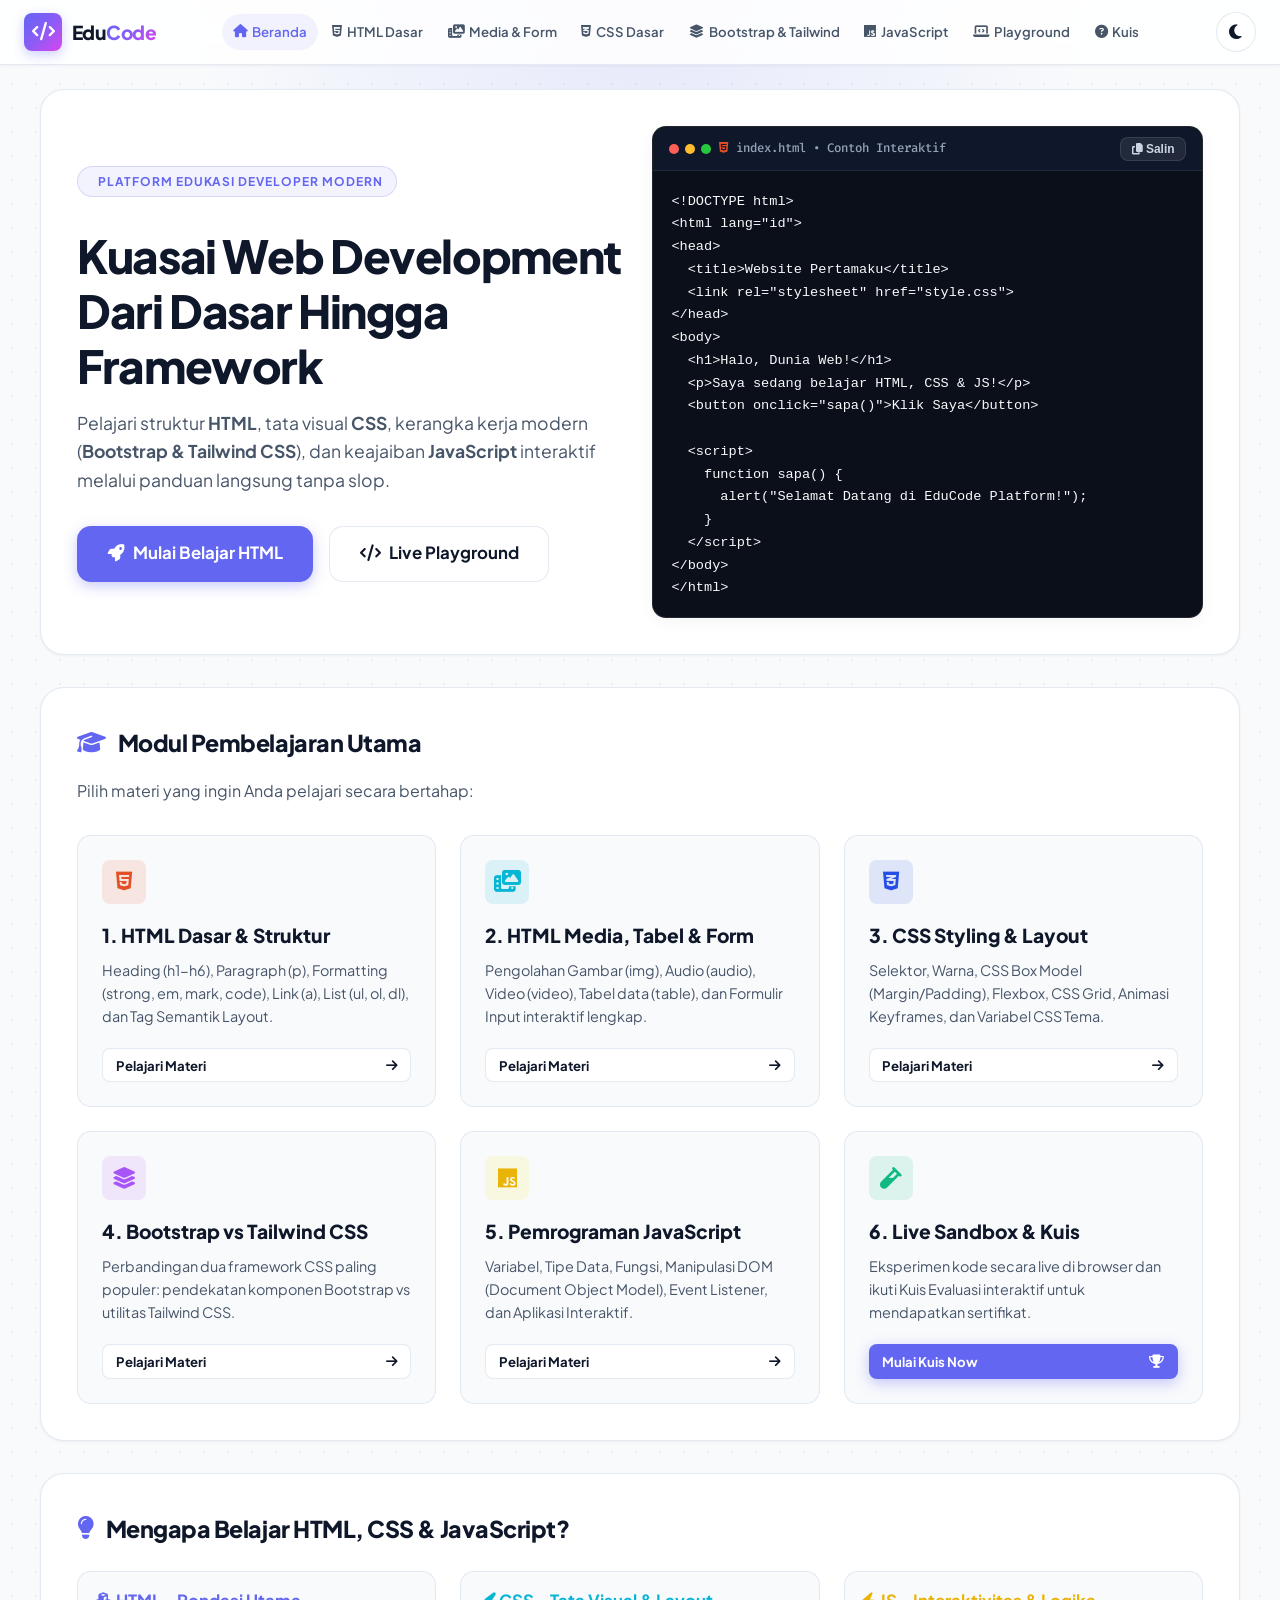
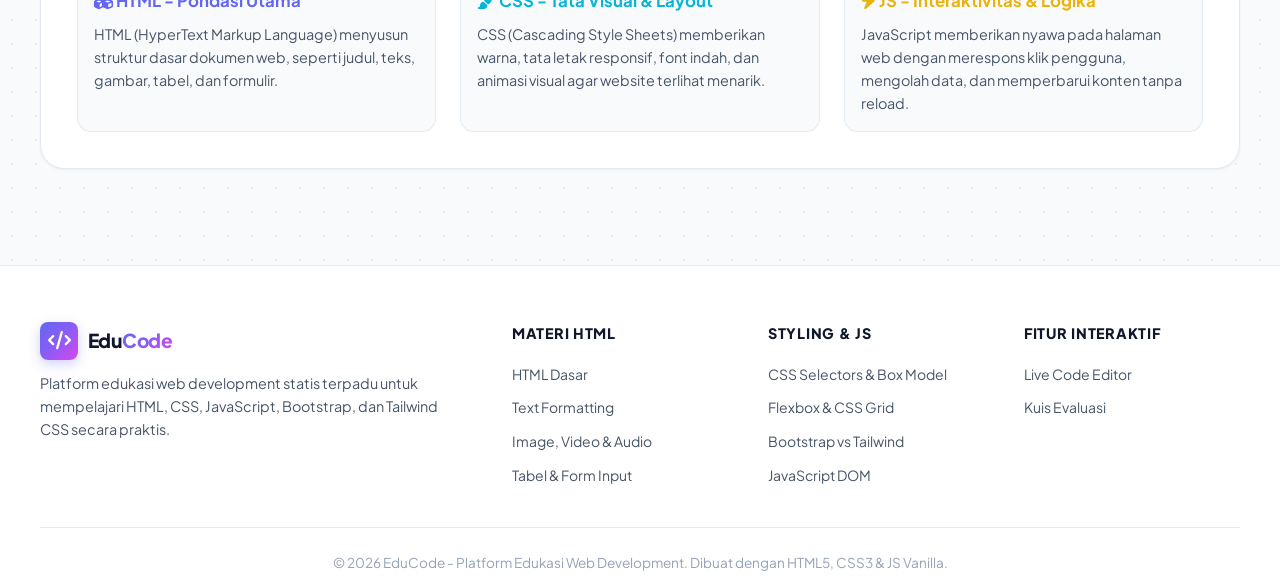
<file: index.html>
<!DOCTYPE html>
<html lang="id" data-theme="light">
<head>
  <!-- Bagian Head: Berisi metadata halaman, judul browser, ikon, dan tautan CSS eksternal -->
  <meta charset="UTF-8">
  <meta name="viewport" content="width=device-width, initial-scale=1.0">
  <title>EduCode - Platform Edukasi Web Development (HTML, CSS, JS)</title>
  <meta name="description" content="Pelajari HTML, CSS, JavaScript, Bootstrap, dan Tailwind CSS secara gratis dengan penjelasan interaktif, contoh live demo, playground, dan kuis online.">
  
  <!-- Pustaka Ikon Eksternal FontAwesome via CDN -->
  <link rel="stylesheet" href="https://cdnjs.cloudflare.com/ajax/libs/font-awesome/6.4.2/css/all.min.css">
  <!-- CSS Utama Aplikasi -->
  <link rel="stylesheet" href="assets/css/style.css">
</head>
<body>

  <!-- ==========================================================================
       HEADER NAVIGASI UTAMA (MELAYANG FULL-WIDTH)
       Tag <header> dan <nav> secara semantik menandai area navigasi situs
       ========================================================================== -->
  <header class="site-header">
    <div class="header-container">
      <!-- Logo dan Nama Brand -->
      <a href="index.html" class="brand-logo">
        <div class="brand-icon"><i class="fas fa-code"></i></div>
        <div class="brand-text">Edu<span>Code</span></div>
      </a>

      <!-- Daftar Tautan Navigasi Desktop -->
      <nav>
        <ul class="nav-menu">
          <li><a href="index.html" class="nav-link active"><i class="fas fa-home"></i> Beranda</a></li>
          <li><a href="html-dasar.html" class="nav-link"><i class="fab fa-html5"></i> HTML Dasar</a></li>
          <li><a href="html-media-tabel.html" class="nav-link"><i class="fas fa-photo-video"></i> Media & Form</a></li>
          <li><a href="css-dasar.html" class="nav-link"><i class="fab fa-css3-alt"></i> CSS Dasar</a></li>
          <li><a href="css-frameworks.html" class="nav-link"><i class="fas fa-layer-group"></i> Bootstrap & Tailwind</a></li>
          <li><a href="javascript-dasar.html" class="nav-link"><i class="fab fa-js"></i> JavaScript</a></li>
          <li><a href="playground.html" class="nav-link"><i class="fas fa-laptop-code"></i> Playground</a></li>
          <li><a href="kuis.html" class="nav-link"><i class="fas fa-question-circle"></i> Kuis</a></li>
        </ul>
      </nav>

      <!-- Aksi Header: Tombol Pengubah Tema & Menu Mobile -->
      <div class="header-actions">
        <button class="theme-toggle-btn" aria-label="Ubah Tema" title="Ubah Tema Gelap/Terang">
          <i class="fas fa-moon"></i>
        </button>
        <button class="mobile-menu-btn" aria-label="Buka Menu">
          <i class="fas fa-bars"></i>
        </button>
      </div>
    </div>
  </header>

  <!-- Navigasi Mobile Drawer (Diaktifkan saat tombol hamburger pada layar ponsel diklik) -->
  <div class="mobile-nav-overlay"></div>
  <aside class="mobile-nav-drawer">
    <div style="display:flex; justify-content:space-between; align-items:center; margin-bottom:1rem;">
      <div class="brand-logo">
        <div class="brand-icon"><i class="fas fa-code"></i></div>
        <div class="brand-text">Edu<span>Code</span></div>
      </div>
      <button class="drawer-close-btn" style="background:none; border:none; color:var(--text-primary); font-size:1.2rem; cursor:pointer;"><i class="fas fa-times"></i></button>
    </div>
    <ul class="sidebar-links">
      <li><a href="index.html" class="sidebar-link active"><i class="fas fa-home"></i> Beranda</a></li>
      <li><a href="html-dasar.html" class="sidebar-link"><i class="fab fa-html5"></i> HTML Dasar</a></li>
      <li><a href="html-media-tabel.html" class="sidebar-link"><i class="fas fa-photo-video"></i> HTML Media & Form</a></li>
      <li><a href="css-dasar.html" class="sidebar-link"><i class="fab fa-css3-alt"></i> CSS Dasar</a></li>
      <li><a href="css-frameworks.html" class="sidebar-link"><i class="fas fa-layer-group"></i> Bootstrap vs Tailwind</a></li>
      <li><a href="javascript-dasar.html" class="sidebar-link"><i class="fab fa-js"></i> JavaScript Dasar</a></li>
      <li><a href="playground.html" class="sidebar-link"><i class="fas fa-laptop-code"></i> Live Playground</a></li>
      <li><a href="kuis.html" class="sidebar-link"><i class="fas fa-question-circle"></i> Kuis Interaktif</a></li>
    </ul>
  </aside>

  <!-- ==========================================================================
       KONTEN UTAMA HALAMAN (MAIN WRAPPER)
       Tag <main> berisi konten unik utama halaman ini
       ========================================================================== -->
  <main class="main-wrapper">
    
    <!-- Hero Banner Section -->
    <section class="section-block hero-section">
      <div class="grid-2" style="align-items: center;">
        <div>
          <span class="page-category"><i class="fas fa-sparkles"></i> Platform Edukasi Developer Modern</span>
          <h1 class="hero-title">
            Kuasai Web Development Dari Dasar Hingga Framework
          </h1>
          <p style="color: var(--text-secondary); font-size: 1.1rem; margin-bottom: 2rem;">
            Pelajari struktur <strong>HTML</strong>, tata visual <strong>CSS</strong>, kerangka kerja modern (<strong>Bootstrap & Tailwind CSS</strong>), dan keajaiban <strong>JavaScript</strong> interaktif melalui panduan langsung tanpa slop.
          </p>
          <div style="display: flex; gap: 1rem; flex-wrap: wrap;">
            <a href="html-dasar.html" class="btn btn-primary btn-lg"><i class="fas fa-rocket"></i> Mulai Belajar HTML</a>
            <a href="playground.html" class="btn btn-secondary btn-lg"><i class="fas fa-code"></i> Live Playground</a>
          </div>
        </div>

        <!-- Contoh Kotak Kode Berformat Jendela MacOS IDE -->
        <div class="code-box">
          <div class="code-header">
            <div style="display:flex; align-items:center; gap:8px;">
              <!-- Titik kontrol jendela MacOS (Merah, Kuning, Hijau) -->
              <div class="window-dots">
                <span class="window-dot red"></span>
                <span class="window-dot yellow"></span>
                <span class="window-dot green"></span>
              </div>
              <span class="code-title"><i class="fab fa-html5" style="color:#e34f26;"></i> index.html &bull; Contoh Interaktif</span>
            </div>
            <button class="copy-btn"><i class="fas fa-copy"></i> Salin</button>
          </div>
          <!-- Tag <pre> dan <code> menjaga format spasi dan baris kode HTML -->
          <pre class="code-content"><code>&lt;!DOCTYPE html&gt;
&lt;html lang="id"&gt;
&lt;head&gt;
  &lt;title&gt;Website Pertamaku&lt;/title&gt;
  &lt;link rel="stylesheet" href="style.css"&gt;
&lt;/head&gt;
&lt;body&gt;
  &lt;h1&gt;Halo, Dunia Web!&lt;/h1&gt;
  &lt;p&gt;Saya sedang belajar HTML, CSS & JS!&lt;/p&gt;
  &lt;button onclick="sapa()"&gt;Klik Saya&lt;/button&gt;

  &lt;script&gt;
    function sapa() {
      alert("Selamat Datang di EduCode Platform!");
    }
  &lt;/script&gt;
&lt;/body&gt;
&lt;/html&gt;</code></pre>
        </div>
      </div>
    </section>

    <!-- Section Daftar Modul Pembelajaran Utama (Grid 3 Kolom) -->
    <section class="section-block">
      <h2 class="section-title"><i class="fas fa-graduation-cap"></i> Modul Pembelajaran Utama</h2>
      <p style="color: var(--text-secondary); margin-bottom: 2rem;">Pilih materi yang ingin Anda pelajari secara bertahap:</p>

      <div class="grid-3">
        <!-- Modul 1: HTML Dasar -->
        <article style="background: var(--bg-canvas); border: 1px solid var(--border-color); border-radius: var(--radius-md); padding: 1.5rem; display: flex; flex-direction: column; justify-content: space-between;">
          <div>
            <div style="width: 44px; height: 44px; background: rgba(227, 79, 38, 0.12); color: #e34f26; border-radius: var(--radius-sm); display: flex; align-items: center; justify-content: center; font-size: 1.35rem; margin-bottom: 1rem;">
              <i class="fab fa-html5"></i>
            </div>
            <h3 style="font-size: 1.2rem; font-weight: 800; margin-bottom: 0.5rem;">1. HTML Dasar & Struktur</h3>
            <p style="color: var(--text-secondary); font-size: 0.9rem; margin-bottom: 1.25rem;">
              Heading (h1-h6), Paragraph (p), Formatting (strong, em, mark, code), Link (a), List (ul, ol, dl), dan Tag Semantik Layout.
            </p>
          </div>
          <a href="html-dasar.html" class="btn btn-secondary btn-sm" style="width: 100%; justify-content: space-between;">
            Pelajari Materi <i class="fas fa-arrow-right"></i>
          </a>
        </article>

        <!-- Modul 2: HTML Media & Form -->
        <article style="background: var(--bg-canvas); border: 1px solid var(--border-color); border-radius: var(--radius-md); padding: 1.5rem; display: flex; flex-direction: column; justify-content: space-between;">
          <div>
            <div style="width: 44px; height: 44px; background: rgba(6, 182, 212, 0.12); color: #06b6d4; border-radius: var(--radius-sm); display: flex; align-items: center; justify-content: center; font-size: 1.35rem; margin-bottom: 1rem;">
              <i class="fas fa-photo-video"></i>
            </div>
            <h3 style="font-size: 1.2rem; font-weight: 800; margin-bottom: 0.5rem;">2. HTML Media, Tabel & Form</h3>
            <p style="color: var(--text-secondary); font-size: 0.9rem; margin-bottom: 1.25rem;">
              Pengolahan Gambar (img), Audio (audio), Video (video), Tabel data (table), dan Formulir Input interaktif lengkap.
            </p>
          </div>
          <a href="html-media-tabel.html" class="btn btn-secondary btn-sm" style="width: 100%; justify-content: space-between;">
            Pelajari Materi <i class="fas fa-arrow-right"></i>
          </a>
        </article>

        <!-- Modul 3: CSS Dasar -->
        <article style="background: var(--bg-canvas); border: 1px solid var(--border-color); border-radius: var(--radius-md); padding: 1.5rem; display: flex; flex-direction: column; justify-content: space-between;">
          <div>
            <div style="width: 44px; height: 44px; background: rgba(38, 77, 228, 0.12); color: #264de4; border-radius: var(--radius-sm); display: flex; align-items: center; justify-content: center; font-size: 1.35rem; margin-bottom: 1rem;">
              <i class="fab fa-css3-alt"></i>
            </div>
            <h3 style="font-size: 1.2rem; font-weight: 800; margin-bottom: 0.5rem;">3. CSS Styling & Layout</h3>
            <p style="color: var(--text-secondary); font-size: 0.9rem; margin-bottom: 1.25rem;">
              Selektor, Warna, CSS Box Model (Margin/Padding), Flexbox, CSS Grid, Animasi Keyframes, dan Variabel CSS Tema.
            </p>
          </div>
          <a href="css-dasar.html" class="btn btn-secondary btn-sm" style="width: 100%; justify-content: space-between;">
            Pelajari Materi <i class="fas fa-arrow-right"></i>
          </a>
        </article>

        <!-- Modul 4: Bootstrap & Tailwind -->
        <article style="background: var(--bg-canvas); border: 1px solid var(--border-color); border-radius: var(--radius-md); padding: 1.5rem; display: flex; flex-direction: column; justify-content: space-between;">
          <div>
            <div style="width: 44px; height: 44px; background: rgba(168, 85, 247, 0.12); color: #a855f7; border-radius: var(--radius-sm); display: flex; align-items: center; justify-content: center; font-size: 1.35rem; margin-bottom: 1rem;">
              <i class="fas fa-layer-group"></i>
            </div>
            <h3 style="font-size: 1.2rem; font-weight: 800; margin-bottom: 0.5rem;">4. Bootstrap vs Tailwind CSS</h3>
            <p style="color: var(--text-secondary); font-size: 0.9rem; margin-bottom: 1.25rem;">
              Perbandingan dua framework CSS paling populer: pendekatan komponen Bootstrap vs utilitas Tailwind CSS.
            </p>
          </div>
          <a href="css-frameworks.html" class="btn btn-secondary btn-sm" style="width: 100%; justify-content: space-between;">
            Pelajari Materi <i class="fas fa-arrow-right"></i>
          </a>
        </article>

        <!-- Modul 5: JavaScript Dasar -->
        <article style="background: var(--bg-canvas); border: 1px solid var(--border-color); border-radius: var(--radius-md); padding: 1.5rem; display: flex; flex-direction: column; justify-content: space-between;">
          <div>
            <div style="width: 44px; height: 44px; background: rgba(247, 223, 30, 0.12); color: #eab308; border-radius: var(--radius-sm); display: flex; align-items: center; justify-content: center; font-size: 1.35rem; margin-bottom: 1rem;">
              <i class="fab fa-js"></i>
            </div>
            <h3 style="font-size: 1.2rem; font-weight: 800; margin-bottom: 0.5rem;">5. Pemrograman JavaScript</h3>
            <p style="color: var(--text-secondary); font-size: 0.9rem; margin-bottom: 1.25rem;">
              Variabel, Tipe Data, Fungsi, Manipulasi DOM (Document Object Model), Event Listener, dan Aplikasi Interaktif.
            </p>
          </div>
          <a href="javascript-dasar.html" class="btn btn-secondary btn-sm" style="width: 100%; justify-content: space-between;">
            Pelajari Materi <i class="fas fa-arrow-right"></i>
          </a>
        </article>

        <!-- Modul 6: Live Sandbox & Kuis -->
        <article style="background: var(--bg-canvas); border: 1px solid var(--border-color); border-radius: var(--radius-md); padding: 1.5rem; display: flex; flex-direction: column; justify-content: space-between;">
          <div>
            <div style="width: 44px; height: 44px; background: rgba(16, 185, 129, 0.12); color: #10b981; border-radius: var(--radius-sm); display: flex; align-items: center; justify-content: center; font-size: 1.35rem; margin-bottom: 1rem;">
              <i class="fas fa-vial"></i>
            </div>
            <h3 style="font-size: 1.2rem; font-weight: 800; margin-bottom: 0.5rem;">6. Live Sandbox & Kuis</h3>
            <p style="color: var(--text-secondary); font-size: 0.9rem; margin-bottom: 1.25rem;">
              Eksperimen kode secara live di browser dan ikuti Kuis Evaluasi interaktif untuk mendapatkan sertifikat.
            </p>
          </div>
          <a href="kuis.html" class="btn btn-primary btn-sm" style="width: 100%; justify-content: space-between;">
            Mulai Kuis Now <i class="fas fa-trophy"></i>
          </a>
        </article>
      </div>
    </section>

    <!-- Section Penjelasan Pentingnya Web Development -->
    <section class="section-block">
      <h2 class="section-title"><i class="fas fa-lightbulb"></i> Mengapa Belajar HTML, CSS & JavaScript?</h2>
      <div class="grid-3" style="margin-top: 1.5rem;">
        <div style="padding: 1rem; background: var(--bg-canvas); border-radius: var(--radius-md); border: 1px solid var(--border-color);">
          <h4 style="font-size: 1.05rem; font-weight: 700; margin-bottom: 0.5rem; color: var(--accent-primary);"><i class="fas fa-cubes"></i> HTML - Pondasi Utama</h4>
          <p style="color: var(--text-secondary); font-size: 0.9rem;">HTML (HyperText Markup Language) menyusun struktur dasar dokumen web, seperti judul, teks, gambar, tabel, dan formulir.</p>
        </div>
        <div style="padding: 1rem; background: var(--bg-canvas); border-radius: var(--radius-md); border: 1px solid var(--border-color);">
          <h4 style="font-size: 1.05rem; font-weight: 700; margin-bottom: 0.5rem; color: var(--accent-secondary);"><i class="fas fa-paint-brush"></i> CSS - Tata Visual & Layout</h4>
          <p style="color: var(--text-secondary); font-size: 0.9rem;">CSS (Cascading Style Sheets) memberikan warna, tata letak responsif, font indah, dan animasi visual agar website terlihat menarik.</p>
        </div>
        <div style="padding: 1rem; background: var(--bg-canvas); border-radius: var(--radius-md); border: 1px solid var(--border-color);">
          <h4 style="font-size: 1.05rem; font-weight: 700; margin-bottom: 0.5rem; color: #eab308;"><i class="fas fa-bolt"></i> JS - Interaktivitas & Logika</h4>
          <p style="color: var(--text-secondary); font-size: 0.9rem;">JavaScript memberikan nyawa pada halaman web dengan merespons klik pengguna, mengolah data, dan memperbarui konten tanpa reload.</p>
        </div>
      </div>
    </section>
  </main>

  <!-- ==========================================================================
       FOOTER BAWAH FULL-WIDTH
       Tag <footer> secara semantik menandai area bawah halaman (hak cipta & tautan)
       ========================================================================== -->
  <footer class="site-footer">
    <div class="footer-content">
      <div class="footer-brand">
        <div class="brand-logo">
          <div class="brand-icon"><i class="fas fa-code"></i></div>
          <div class="brand-text">Edu<span>Code</span></div>
        </div>
        <p>Platform edukasi web development statis terpadu untuk mempelajari HTML, CSS, JavaScript, Bootstrap, dan Tailwind CSS secara praktis.</p>
      </div>

      <div class="footer-column">
        <h4>Materi HTML</h4>
        <ul class="footer-links">
          <li><a href="html-dasar.html">HTML Dasar</a></li>
          <li><a href="html-dasar.html#formatting">Text Formatting</a></li>
          <li><a href="html-media-tabel.html#media">Image, Video & Audio</a></li>
          <li><a href="html-media-tabel.html#forms">Tabel & Form Input</a></li>
        </ul>
      </div>

      <div class="footer-column">
        <h4>Styling & JS</h4>
        <ul class="footer-links">
          <li><a href="css-dasar.html">CSS Selectors & Box Model</a></li>
          <li><a href="css-dasar.html#flex-grid">Flexbox & CSS Grid</a></li>
          <li><a href="css-frameworks.html">Bootstrap vs Tailwind</a></li>
          <li><a href="javascript-dasar.html">JavaScript DOM</a></li>
        </ul>
      </div>

      <div class="footer-column">
        <h4>Fitur Interaktif</h4>
        <ul class="footer-links">
          <li><a href="playground.html">Live Code Editor</a></li>
          <li><a href="kuis.html">Kuis Evaluasi</a></li>
        </ul>
      </div>
    </div>

    <div class="footer-bottom">
      <p>&copy; 2026 EduCode - Platform Edukasi Web Development. Dibuat dengan HTML5, CSS3 & JS Vanilla.</p>
    </div>
  </footer>

  <!-- Script JavaScript Utama Aplikasi -->
  <script src="assets/js/main.js"></script>
</body>
</html>
</file>
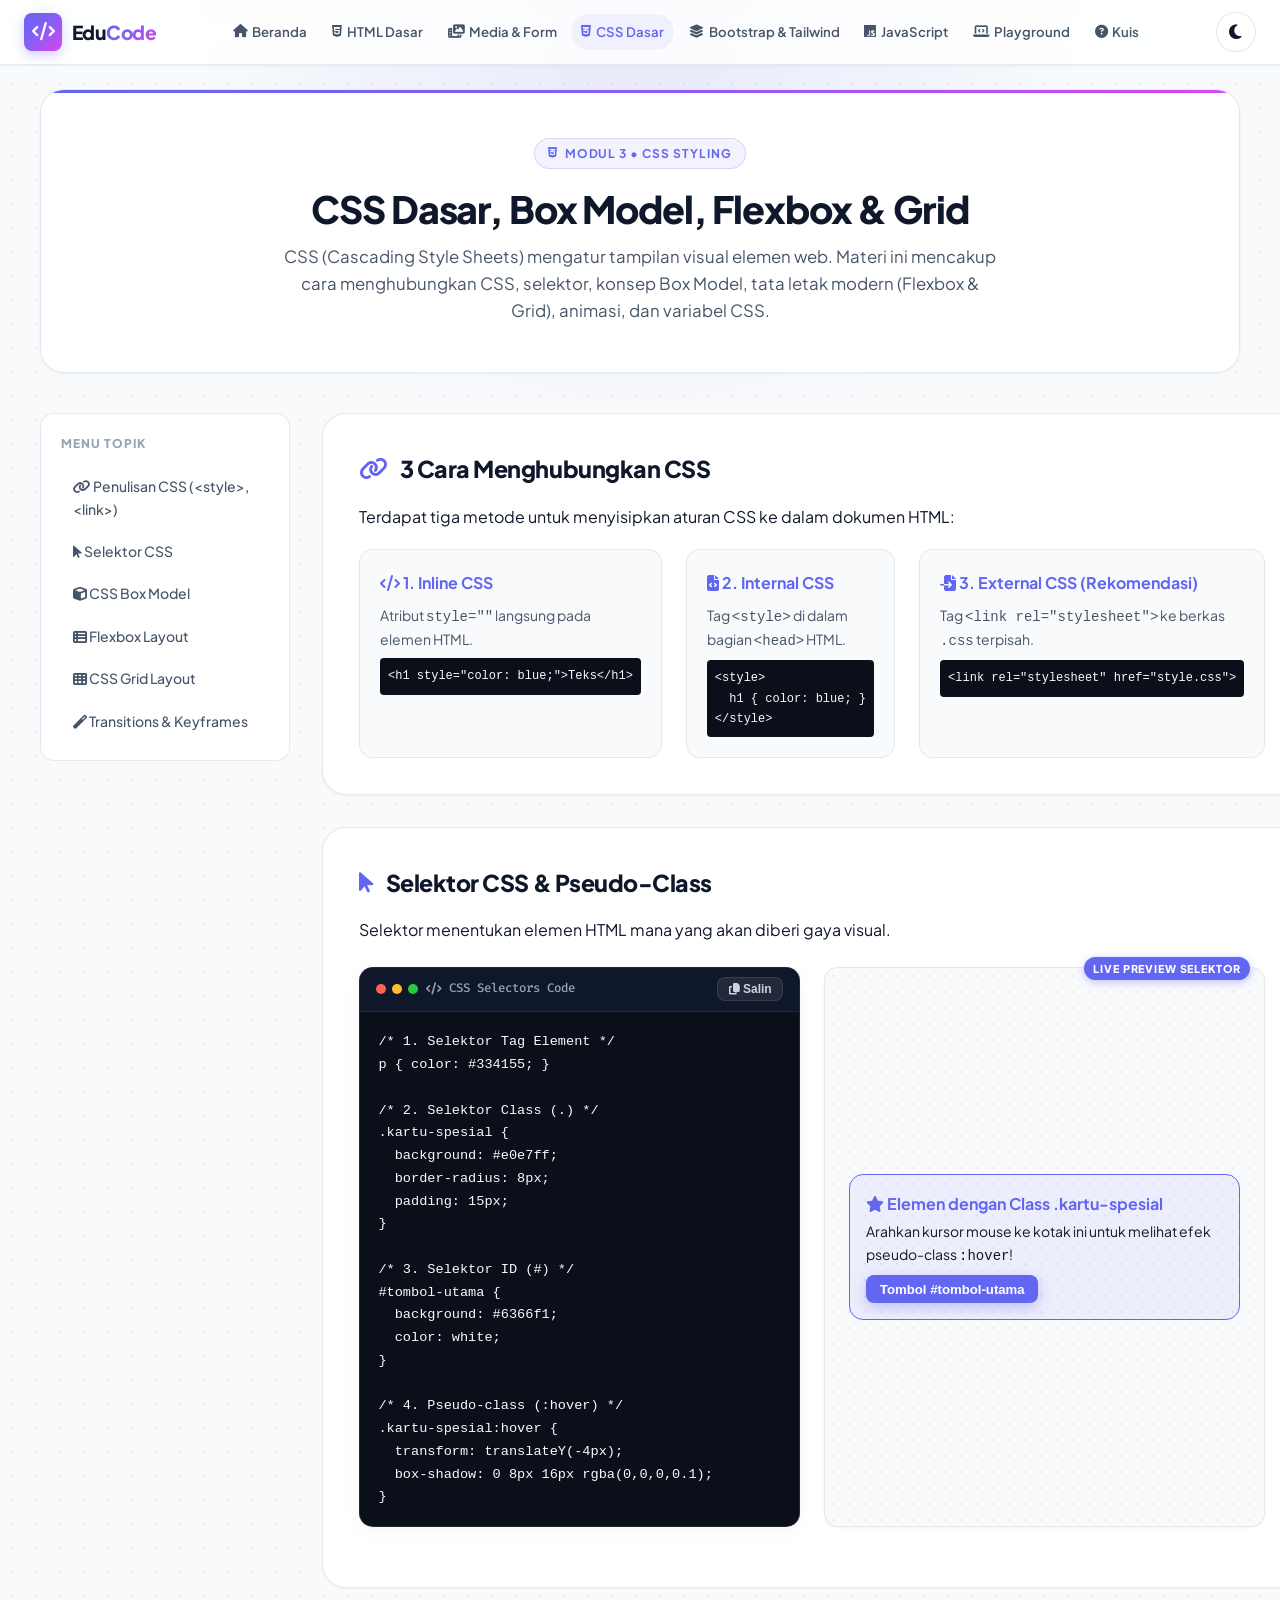
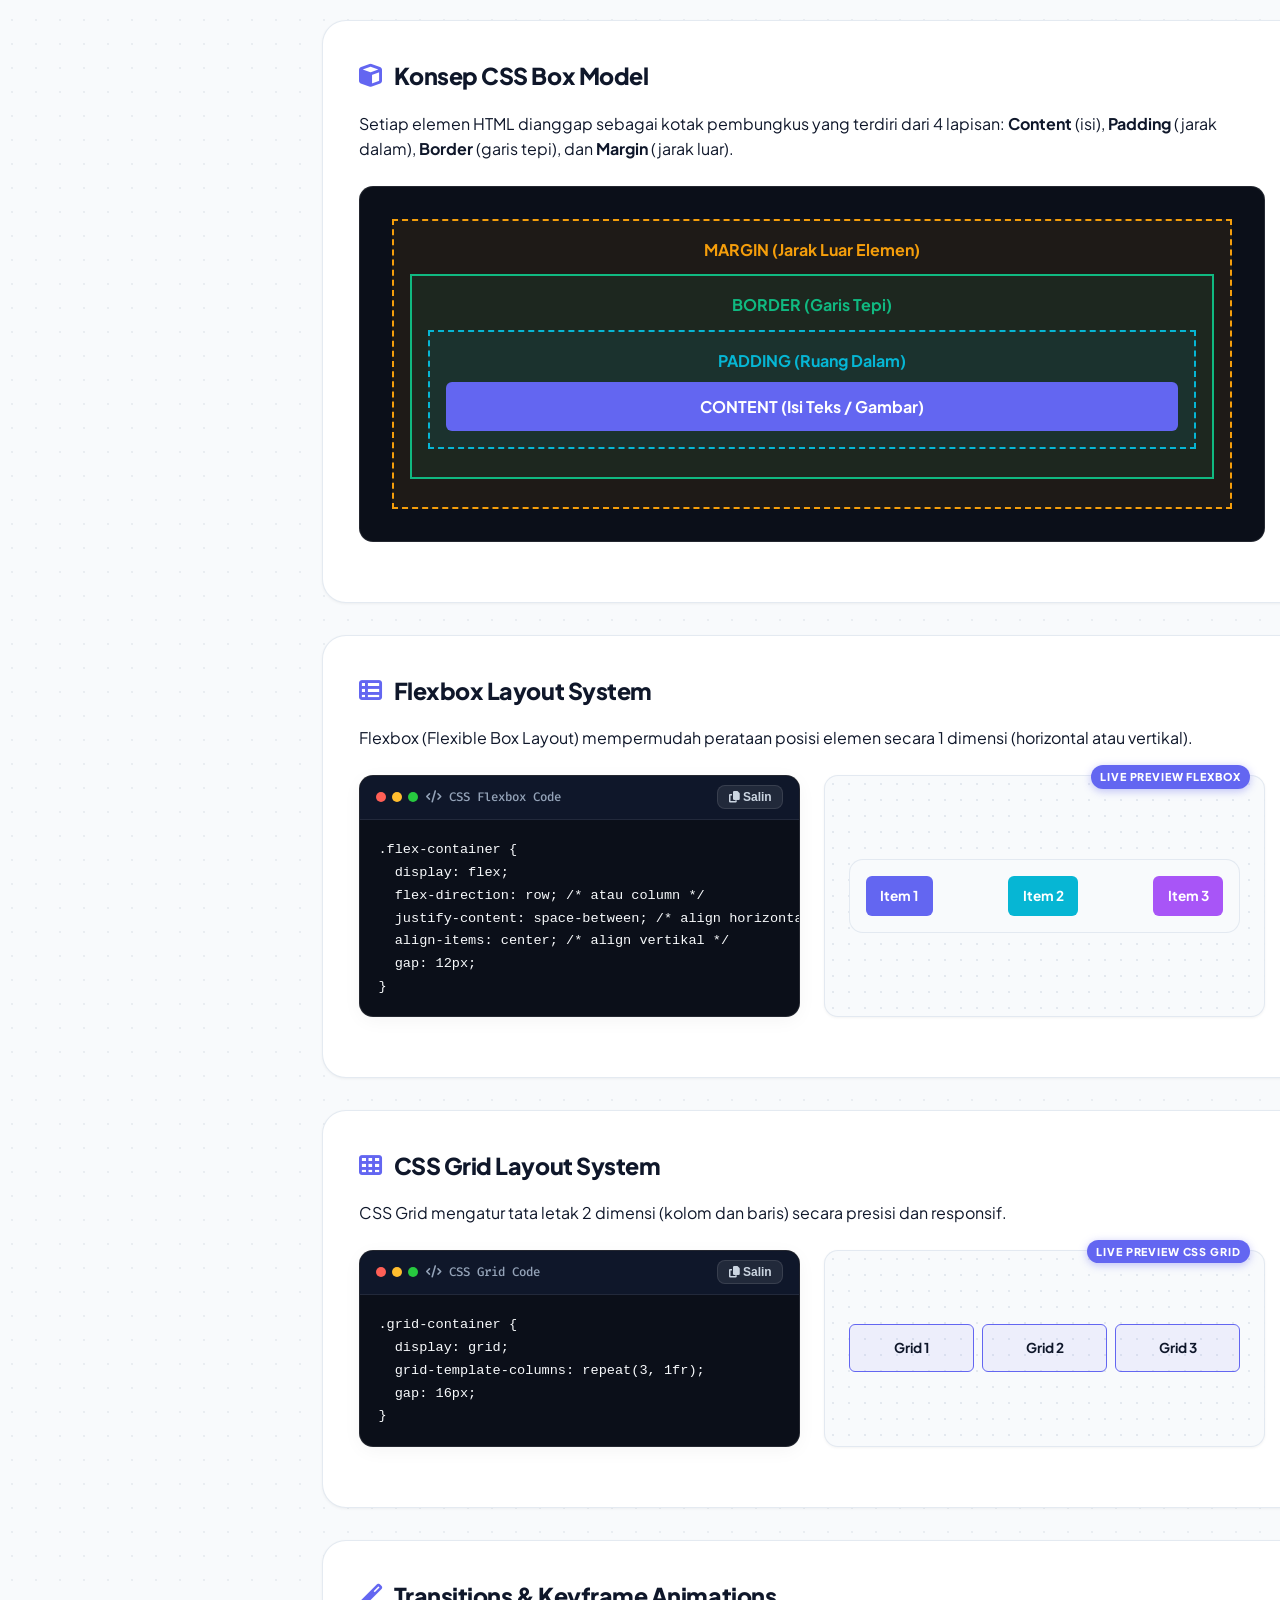
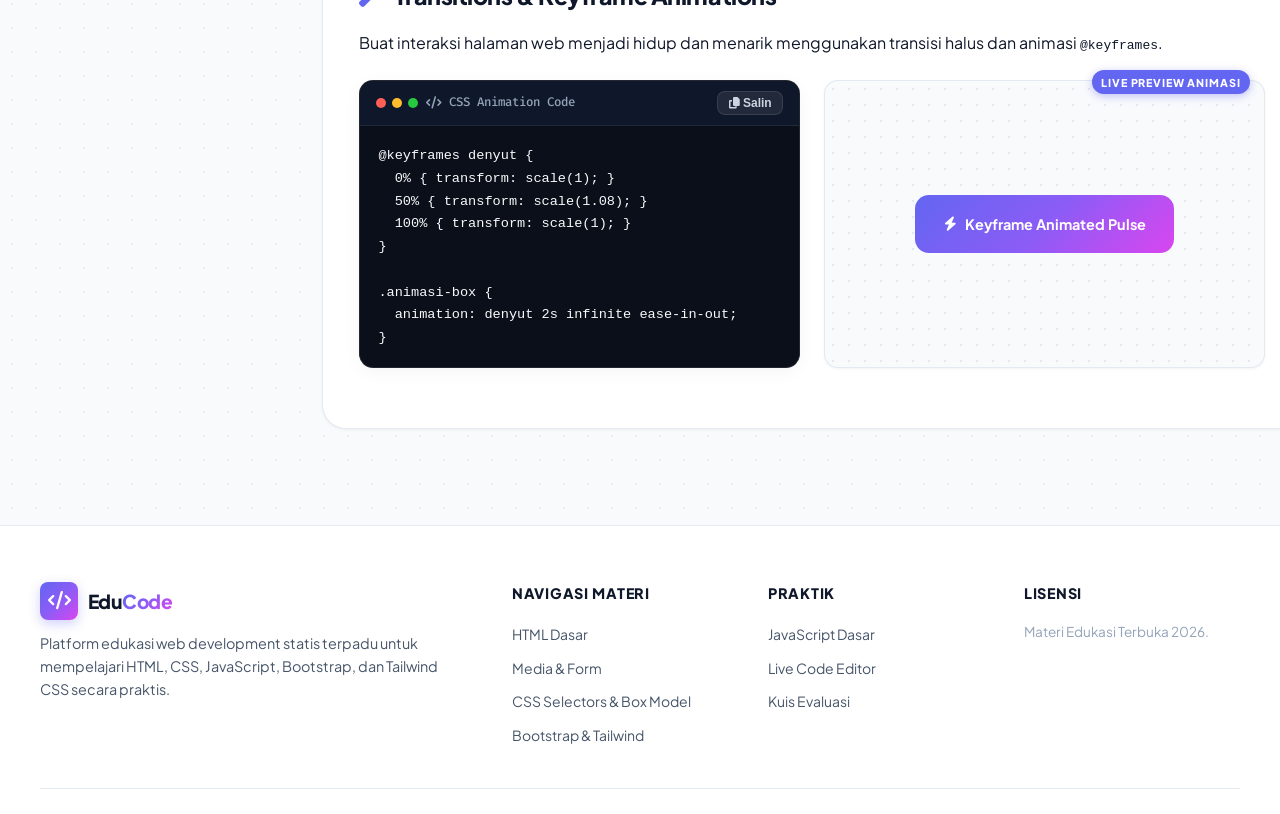
<file: css-dasar.html>
<!DOCTYPE html>
<html lang="id" data-theme="light">
<head>
  <meta charset="UTF-8">
  <meta name="viewport" content="width=device-width, initial-scale=1.0">
  <title>Materi CSS Dasar, Flexbox, Grid & Animasi - EduCode</title>
  <meta name="description" content="Pelajari CSS dasar, selektor, CSS Box Model, Flexbox layout, CSS Grid, animasi keyframes, serta variabel CSS untuk tema gelap/terang.">
  
  <!-- FontAwesome Icons CDN -->
  <link rel="stylesheet" href="https://cdnjs.cloudflare.com/ajax/libs/font-awesome/6.4.2/css/all.min.css">
  <!-- Style CSS Utama -->
  <link rel="stylesheet" href="assets/css/style.css">
</head>
<body>

  <!-- Header Navigasi Melayang -->
  <header class="site-header">
    <div class="header-container">
      <a href="index.html" class="brand-logo">
        <div class="brand-icon"><i class="fas fa-code"></i></div>
        <div class="brand-text">Edu<span>Code</span></div>
      </a>

      <nav>
        <ul class="nav-menu">
          <li><a href="index.html" class="nav-link"><i class="fas fa-home"></i> Beranda</a></li>
          <li><a href="html-dasar.html" class="nav-link"><i class="fab fa-html5"></i> HTML Dasar</a></li>
          <li><a href="html-media-tabel.html" class="nav-link"><i class="fas fa-photo-video"></i> Media & Form</a></li>
          <li><a href="css-dasar.html" class="nav-link active"><i class="fab fa-css3-alt"></i> CSS Dasar</a></li>
          <li><a href="css-frameworks.html" class="nav-link"><i class="fas fa-layer-group"></i> Bootstrap & Tailwind</a></li>
          <li><a href="javascript-dasar.html" class="nav-link"><i class="fab fa-js"></i> JavaScript</a></li>
          <li><a href="playground.html" class="nav-link"><i class="fas fa-laptop-code"></i> Playground</a></li>
          <li><a href="kuis.html" class="nav-link"><i class="fas fa-question-circle"></i> Kuis</a></li>
        </ul>
      </nav>

      <div class="header-actions">
        <button class="theme-toggle-btn" aria-label="Ubah Tema"><i class="fas fa-moon"></i></button>
        <button class="mobile-menu-btn" aria-label="Buka Menu"><i class="fas fa-bars"></i></button>
      </div>
    </div>
  </header>

  <!-- Mobile Drawer Overlay & Menu -->
  <div class="mobile-nav-overlay"></div>
  <aside class="mobile-nav-drawer">
    <div style="display:flex; justify-content:space-between; align-items:center; margin-bottom:1rem;">
      <div class="brand-logo">
        <div class="brand-icon"><i class="fas fa-code"></i></div>
        <div class="brand-text">Edu<span>Code</span></div>
      </div>
      <button class="drawer-close-btn" style="background:none; border:none; color:var(--text-primary); font-size:1.2rem; cursor:pointer;"><i class="fas fa-times"></i></button>
    </div>
    <ul class="sidebar-links">
      <li><a href="index.html" class="sidebar-link"><i class="fas fa-home"></i> Beranda</a></li>
      <li><a href="html-dasar.html" class="sidebar-link"><i class="fab fa-html5"></i> HTML Dasar</a></li>
      <li><a href="html-media-tabel.html" class="sidebar-link"><i class="fas fa-photo-video"></i> HTML Media & Form</a></li>
      <li><a href="css-dasar.html" class="sidebar-link active"><i class="fab fa-css3-alt"></i> CSS Dasar</a></li>
      <li><a href="css-frameworks.html" class="sidebar-link"><i class="fas fa-layer-group"></i> Bootstrap vs Tailwind</a></li>
      <li><a href="javascript-dasar.html" class="sidebar-link"><i class="fab fa-js"></i> JavaScript Dasar</a></li>
      <li><a href="playground.html" class="sidebar-link"><i class="fas fa-laptop-code"></i> Live Playground</a></li>
      <li><a href="kuis.html" class="sidebar-link"><i class="fas fa-question-circle"></i> Kuis Interaktif</a></li>
    </ul>
  </aside>

  <!-- Main Content Wrapper -->
  <main class="main-wrapper">
    <div class="page-header">
      <span class="page-category"><i class="fab fa-css3-alt"></i> Modul 3 &bull; CSS Styling</span>
      <h1 class="page-title">CSS Dasar, Box Model, Flexbox & Grid</h1>
      <p class="page-description">
        CSS (Cascading Style Sheets) mengatur tampilan visual elemen web. Materi ini mencakup cara menghubungkan CSS, selektor, konsep Box Model, tata letak modern (Flexbox & Grid), animasi, dan variabel CSS.
      </p>
    </div>

    <div class="content-sidebar-layout">
      <!-- Sidebar Navigasi Menu Topik Internal -->
      <aside class="page-sidebar">
        <div class="sidebar-title">Menu Topik</div>
        <ul class="sidebar-links">
          <li><a href="#embedding" class="sidebar-link"><i class="fas fa-link"></i> Penulisan CSS (&lt;style&gt;, &lt;link&gt;)</a></li>
          <li><a href="#selectors" class="sidebar-link"><i class="fas fa-mouse-pointer"></i> Selektor CSS</a></li>
          <li><a href="#box-model" class="sidebar-link"><i class="fas fa-cube"></i> CSS Box Model</a></li>
          <li><a href="#flexbox" class="sidebar-link"><i class="fas fa-th-list"></i> Flexbox Layout</a></li>
          <li><a href="#grid" class="sidebar-link"><i class="fas fa-th"></i> CSS Grid Layout</a></li>
          <li><a href="#animations" class="sidebar-link"><i class="fas fa-magic"></i> Transitions & Keyframes</a></li>
        </ul>
      </aside>

      <!-- Main Content -->
      <div class="main-content">

        <!-- ==========================================================================
             TOPIK 1: 3 METODE PENULISAN / PENGHUBUNGAN CSS
             (Inline CSS, Internal <style>, & External <link>)
             ========================================================================== -->
        <section id="embedding" class="section-block">
          <h2 class="section-title"><i class="fas fa-link"></i> 3 Cara Menghubungkan CSS</h2>
          <p>Terdapat tiga metode untuk menyisipkan aturan CSS ke dalam dokumen HTML:</p>

          <div class="grid-3" style="margin-top: 1.25rem;">
            <div style="background:var(--bg-canvas); border:1px solid var(--border-color); padding:1.25rem; border-radius:var(--radius-md);">
              <h4 style="color:var(--accent-primary);"><i class="fas fa-code"></i> 1. Inline CSS</h4>
              <p style="font-size:0.875rem; color:var(--text-secondary); margin-top:0.5rem;">Atribut <code>style=""</code> langsung pada elemen HTML.</p>
              <pre class="code-content" style="font-size:0.75rem; margin-top:0.5rem; background:var(--bg-code); padding:0.5rem; border-radius:4px;"><code>&lt;h1 style="color: blue;"&gt;Teks&lt;/h1&gt;</code></pre>
            </div>

            <div style="background:var(--bg-canvas); border:1px solid var(--border-color); padding:1.25rem; border-radius:var(--radius-md);">
              <h4 style="color:var(--accent-primary);"><i class="fas fa-file-code"></i> 2. Internal CSS</h4>
              <p style="font-size:0.875rem; color:var(--text-secondary); margin-top:0.5rem;">Tag <code>&lt;style&gt;</code> di dalam bagian <code>&lt;head&gt;</code> HTML.</p>
              <pre class="code-content" style="font-size:0.75rem; margin-top:0.5rem; background:var(--bg-code); padding:0.5rem; border-radius:4px;"><code>&lt;style&gt;
  h1 { color: blue; }
&lt;/style&gt;</code></pre>
            </div>

            <div style="background:var(--bg-canvas); border:1px solid var(--border-color); padding:1.25rem; border-radius:var(--radius-md);">
              <h4 style="color:var(--accent-primary);"><i class="fas fa-file-import"></i> 3. External CSS (Rekomendasi)</h4>
              <p style="font-size:0.875rem; color:var(--text-secondary); margin-top:0.5rem;">Tag <code>&lt;link rel="stylesheet"&gt;</code> ke berkas <code>.css</code> terpisah.</p>
              <pre class="code-content" style="font-size:0.75rem; margin-top:0.5rem; background:var(--bg-code); padding:0.5rem; border-radius:4px;"><code>&lt;link rel="stylesheet" href="style.css"&gt;</code></pre>
            </div>
          </div>
        </section>

        <!-- ==========================================================================
             TOPIK 2: SELEKTOR CSS & PSEUDO-CLASS (:hover)
             Penjelasan: Selektor menentukan elemen sasaran yang akan diberi style.
             ========================================================================== -->
        <section id="selectors" class="section-block">
          <h2 class="section-title"><i class="fas fa-mouse-pointer"></i> Selektor CSS &amp; Pseudo-Class</h2>
          <p>
            Selektor menentukan elemen HTML mana yang akan diberi gaya visual.
          </p>

          <div class="demo-code-pair">
            <div class="code-box">
              <div class="code-header">
                <div style="display:flex; align-items:center; gap:8px;">
                  <div class="window-dots"><span class="window-dot red"></span><span class="window-dot yellow"></span><span class="window-dot green"></span></div>
                  <span class="code-title"><i class="fas fa-code"></i> CSS Selectors Code</span>
                </div>
                <button class="copy-btn"><i class="fas fa-copy"></i> Salin</button>
              </div>
              <pre class="code-content"><code>/* 1. Selektor Tag Element */
p { color: #334155; }

/* 2. Selektor Class (.) */
.kartu-spesial {
  background: #e0e7ff;
  border-radius: 8px;
  padding: 15px;
}

/* 3. Selektor ID (#) */
#tombol-utama {
  background: #6366f1;
  color: white;
}

/* 4. Pseudo-class (:hover) */
.kartu-spesial:hover {
  transform: translateY(-4px);
  box-shadow: 0 8px 16px rgba(0,0,0,0.1);
}</code></pre>
            </div>

            <div class="demo-box">
              <span class="demo-label">Live Preview Selektor</span>
              <div class="kartu-spesial-demo" style="background:var(--accent-soft); border:1px solid var(--accent-primary); padding:1rem; border-radius:var(--radius-md); transition:transform 0.3s ease;">
                <h4 style="color:var(--accent-primary); font-weight:700;"><i class="fas fa-star"></i> Elemen dengan Class .kartu-spesial</h4>
                <p style="font-size:0.875rem; margin-top:0.25rem;">Arahkan kursor mouse ke kotak ini untuk melihat efek pseudo-class <code>:hover</code>!</p>
                <button id="tombol-utama-demo" class="btn btn-primary btn-sm" style="margin-top:0.5rem;">Tombol #tombol-utama</button>
              </div>
            </div>
          </div>
        </section>

        <!-- ==========================================================================
             TOPIK 3: CSS BOX MODEL (Content, Padding, Border, Margin)
             ========================================================================== -->
        <section id="box-model" class="section-block">
          <h2 class="section-title"><i class="fas fa-cube"></i> Konsep CSS Box Model</h2>
          <p>
            Setiap elemen HTML dianggap sebagai kotak pembungkus yang terdiri dari 4 lapisan: <strong>Content</strong> (isi), <strong>Padding</strong> (jarak dalam), <strong>Border</strong> (garis tepi), dan <strong>Margin</strong> (jarak luar).
          </p>

          <div style="background: #0b0f19; color: white; padding: 2rem; border-radius: var(--radius-md); text-align: center; margin: 1.5rem 0; border: 1px solid rgba(255,255,255,0.1);">
            <div style="border: 2px dashed #f59e0b; padding: 1rem; background: rgba(245, 158, 11, 0.08);">
              <span style="color: #f59e0b; font-weight: 700;">MARGIN (Jarak Luar Elemen)</span>
              <div style="border: 2px solid #10b981; padding: 1rem; margin: 0.75rem 0; background: rgba(16, 185, 129, 0.08);">
                <span style="color: #10b981; font-weight: 700;">BORDER (Garis Tepi)</span>
                <div style="border: 2px dashed #06b6d4; padding: 1rem; margin: 0.75rem 0; background: rgba(6, 182, 212, 0.08);">
                  <span style="color: #06b6d4; font-weight: 700;">PADDING (Ruang Dalam)</span>
                  <div style="background: var(--accent-primary); color: white; padding: 0.75rem; margin-top: 0.5rem; border-radius: 6px; font-weight: 700;">
                    CONTENT (Isi Teks / Gambar)
                  </div>
                </div>
              </div>
            </div>
          </div>
        </section>

        <!-- ==========================================================================
             TOPIK 4: FLEXBOX LAYOUT SYSTEM
             Penjelasan: Tata letak 1-Dimensi (Horizontal / Vertikal).
             ========================================================================== -->
        <section id="flexbox" class="section-block">
          <h2 class="section-title"><i class="fas fa-th-list"></i> Flexbox Layout System</h2>
          <p>
            Flexbox (Flexible Box Layout) mempermudah perataan posisi elemen secara 1 dimensi (horizontal atau vertikal).
          </p>

          <div class="demo-code-pair">
            <div class="code-box">
              <div class="code-header">
                <div style="display:flex; align-items:center; gap:8px;">
                  <div class="window-dots"><span class="window-dot red"></span><span class="window-dot yellow"></span><span class="window-dot green"></span></div>
                  <span class="code-title"><i class="fas fa-code"></i> CSS Flexbox Code</span>
                </div>
                <button class="copy-btn"><i class="fas fa-copy"></i> Salin</button>
              </div>
              <pre class="code-content"><code>.flex-container {
  display: flex;
  flex-direction: row; /* atau column */
  justify-content: space-between; /* align horizontal */
  align-items: center; /* align vertikal */
  gap: 12px;
}</code></pre>
            </div>

            <div class="demo-box">
              <span class="demo-label">Live Preview Flexbox</span>
              <div style="display:flex; justify-content:space-between; align-items:center; gap:8px; background:var(--bg-canvas); padding:1rem; border-radius:var(--radius-md); border:1px solid var(--border-color);">
                <div style="background:var(--accent-primary); color:white; padding:0.6rem 0.9rem; border-radius:6px; font-weight:700; font-size:0.85rem;">Item 1</div>
                <div style="background:var(--accent-secondary); color:white; padding:0.6rem 0.9rem; border-radius:6px; font-weight:700; font-size:0.85rem;">Item 2</div>
                <div style="background:#a855f7; color:white; padding:0.6rem 0.9rem; border-radius:6px; font-weight:700; font-size:0.85rem;">Item 3</div>
              </div>
            </div>
          </div>
        </section>

        <!-- ==========================================================================
             TOPIK 5: CSS GRID LAYOUT SYSTEM
             Penjelasan: Tata letak 2-Dimensi (Kolom dan Baris).
             ========================================================================== -->
        <section id="grid" class="section-block">
          <h2 class="section-title"><i class="fas fa-th"></i> CSS Grid Layout System</h2>
          <p>
            CSS Grid mengatur tata letak 2 dimensi (kolom dan baris) secara presisi dan responsif.
          </p>

          <div class="demo-code-pair">
            <div class="code-box">
              <div class="code-header">
                <div style="display:flex; align-items:center; gap:8px;">
                  <div class="window-dots"><span class="window-dot red"></span><span class="window-dot yellow"></span><span class="window-dot green"></span></div>
                  <span class="code-title"><i class="fas fa-code"></i> CSS Grid Code</span>
                </div>
                <button class="copy-btn"><i class="fas fa-copy"></i> Salin</button>
              </div>
              <pre class="code-content"><code>.grid-container {
  display: grid;
  grid-template-columns: repeat(3, 1fr);
  gap: 16px;
}</code></pre>
            </div>

            <div class="demo-box">
              <span class="demo-label">Live Preview CSS Grid</span>
              <div style="display:grid; grid-template-columns:repeat(3, 1fr); gap:8px;">
                <div style="background:var(--accent-soft); border:1px solid var(--accent-primary); text-align:center; padding:0.75rem; border-radius:6px; font-weight:700; font-size:0.85rem;">Grid 1</div>
                <div style="background:var(--accent-soft); border:1px solid var(--accent-primary); text-align:center; padding:0.75rem; border-radius:6px; font-weight:700; font-size:0.85rem;">Grid 2</div>
                <div style="background:var(--accent-soft); border:1px solid var(--accent-primary); text-align:center; padding:0.75rem; border-radius:6px; font-weight:700; font-size:0.85rem;">Grid 3</div>
              </div>
            </div>
          </div>
        </section>

        <!-- ==========================================================================
             TOPIK 6: TRANSISI & ANIMASI KEYFRAMES (@keyframes)
             ========================================================================== -->
        <section id="animations" class="section-block">
          <h2 class="section-title"><i class="fas fa-magic"></i> Transitions &amp; Keyframe Animations</h2>
          <p>
            Buat interaksi halaman web menjadi hidup dan menarik menggunakan transisi halus dan animasi <code>@keyframes</code>.
          </p>

          <div class="demo-code-pair">
            <div class="code-box">
              <div class="code-header">
                <div style="display:flex; align-items:center; gap:8px;">
                  <div class="window-dots"><span class="window-dot red"></span><span class="window-dot yellow"></span><span class="window-dot green"></span></div>
                  <span class="code-title"><i class="fas fa-code"></i> CSS Animation Code</span>
                </div>
                <button class="copy-btn"><i class="fas fa-copy"></i> Salin</button>
              </div>
              <pre class="code-content"><code>@keyframes denyut {
  0% { transform: scale(1); }
  50% { transform: scale(1.08); }
  100% { transform: scale(1); }
}

.animasi-box {
  animation: denyut 2s infinite ease-in-out;
}</code></pre>
            </div>

            <div class="demo-box" style="align-items:center;">
              <span class="demo-label">Live Preview Animasi</span>
              <style>
                @keyframes denyutDemo {
                  0% { transform: scale(1); box-shadow: 0 0 0 0 rgba(99, 102, 241, 0.4); }
                  50% { transform: scale(1.05); box-shadow: 0 0 20px 8px rgba(99, 102, 241, 0.5); }
                  100% { transform: scale(1); box-shadow: 0 0 0 0 rgba(99, 102, 241, 0.4); }
                }
              </style>
              <div style="animation: denyutDemo 2s infinite ease-in-out; background:var(--accent-gradient); color:white; padding:1.1rem 1.8rem; border-radius:var(--radius-md); font-weight:700; display:inline-flex; align-items:center; gap:0.5rem; font-size:0.9rem;">
                <i class="fas fa-bolt"></i> Keyframe Animated Pulse
              </div>
            </div>
          </div>
        </section>

      </div>
    </div>
  </main>

  <!-- Footer Bawah -->
  <footer class="site-footer">
    <div class="footer-content">
      <div class="footer-brand">
        <div class="brand-logo">
          <div class="brand-icon"><i class="fas fa-code"></i></div>
          <div class="brand-text">Edu<span>Code</span></div>
        </div>
        <p>Platform edukasi web development statis terpadu untuk mempelajari HTML, CSS, JavaScript, Bootstrap, dan Tailwind CSS secara praktis.</p>
      </div>

      <div class="footer-column">
        <h4>Navigasi Materi</h4>
        <ul class="footer-links">
          <li><a href="html-dasar.html">HTML Dasar</a></li>
          <li><a href="html-media-tabel.html">Media & Form</a></li>
          <li><a href="css-dasar.html">CSS Selectors & Box Model</a></li>
          <li><a href="css-frameworks.html">Bootstrap & Tailwind</a></li>
        </ul>
      </div>

      <div class="footer-column">
        <h4>Praktik</h4>
        <ul class="footer-links">
          <li><a href="javascript-dasar.html">JavaScript Dasar</a></li>
          <li><a href="playground.html">Live Code Editor</a></li>
          <li><a href="kuis.html">Kuis Evaluasi</a></li>
        </ul>
      </div>

      <div class="footer-column">
        <h4>Lisensi</h4>
        <p style="font-size:0.85rem; color:var(--text-muted);">Materi Edukasi Terbuka 2026.</p>
      </div>
    </div>

    <div class="footer-bottom">
      <p>&copy; 2026 EduCode - Platform Edukasi Web Development.</p>
    </div>
  </footer>

  <script src="assets/js/main.js"></script>
</body>
</html>
</file>
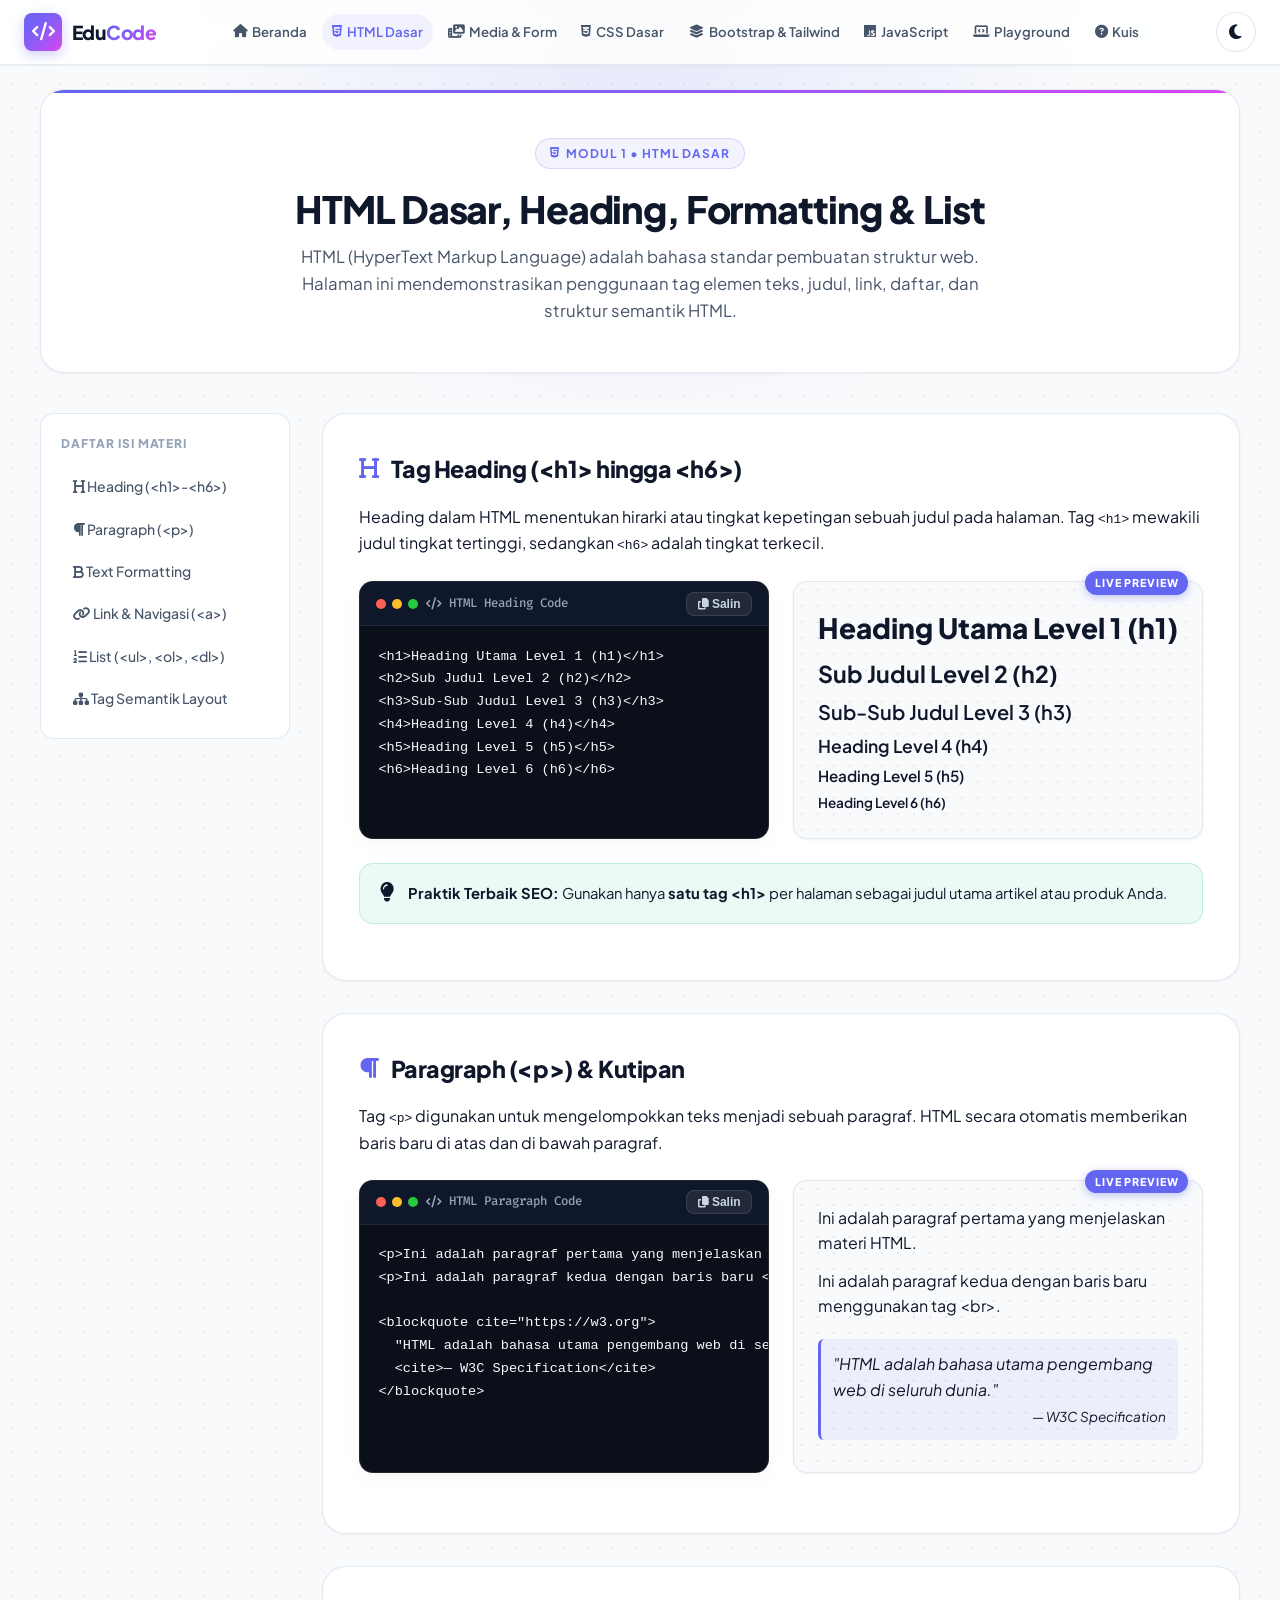
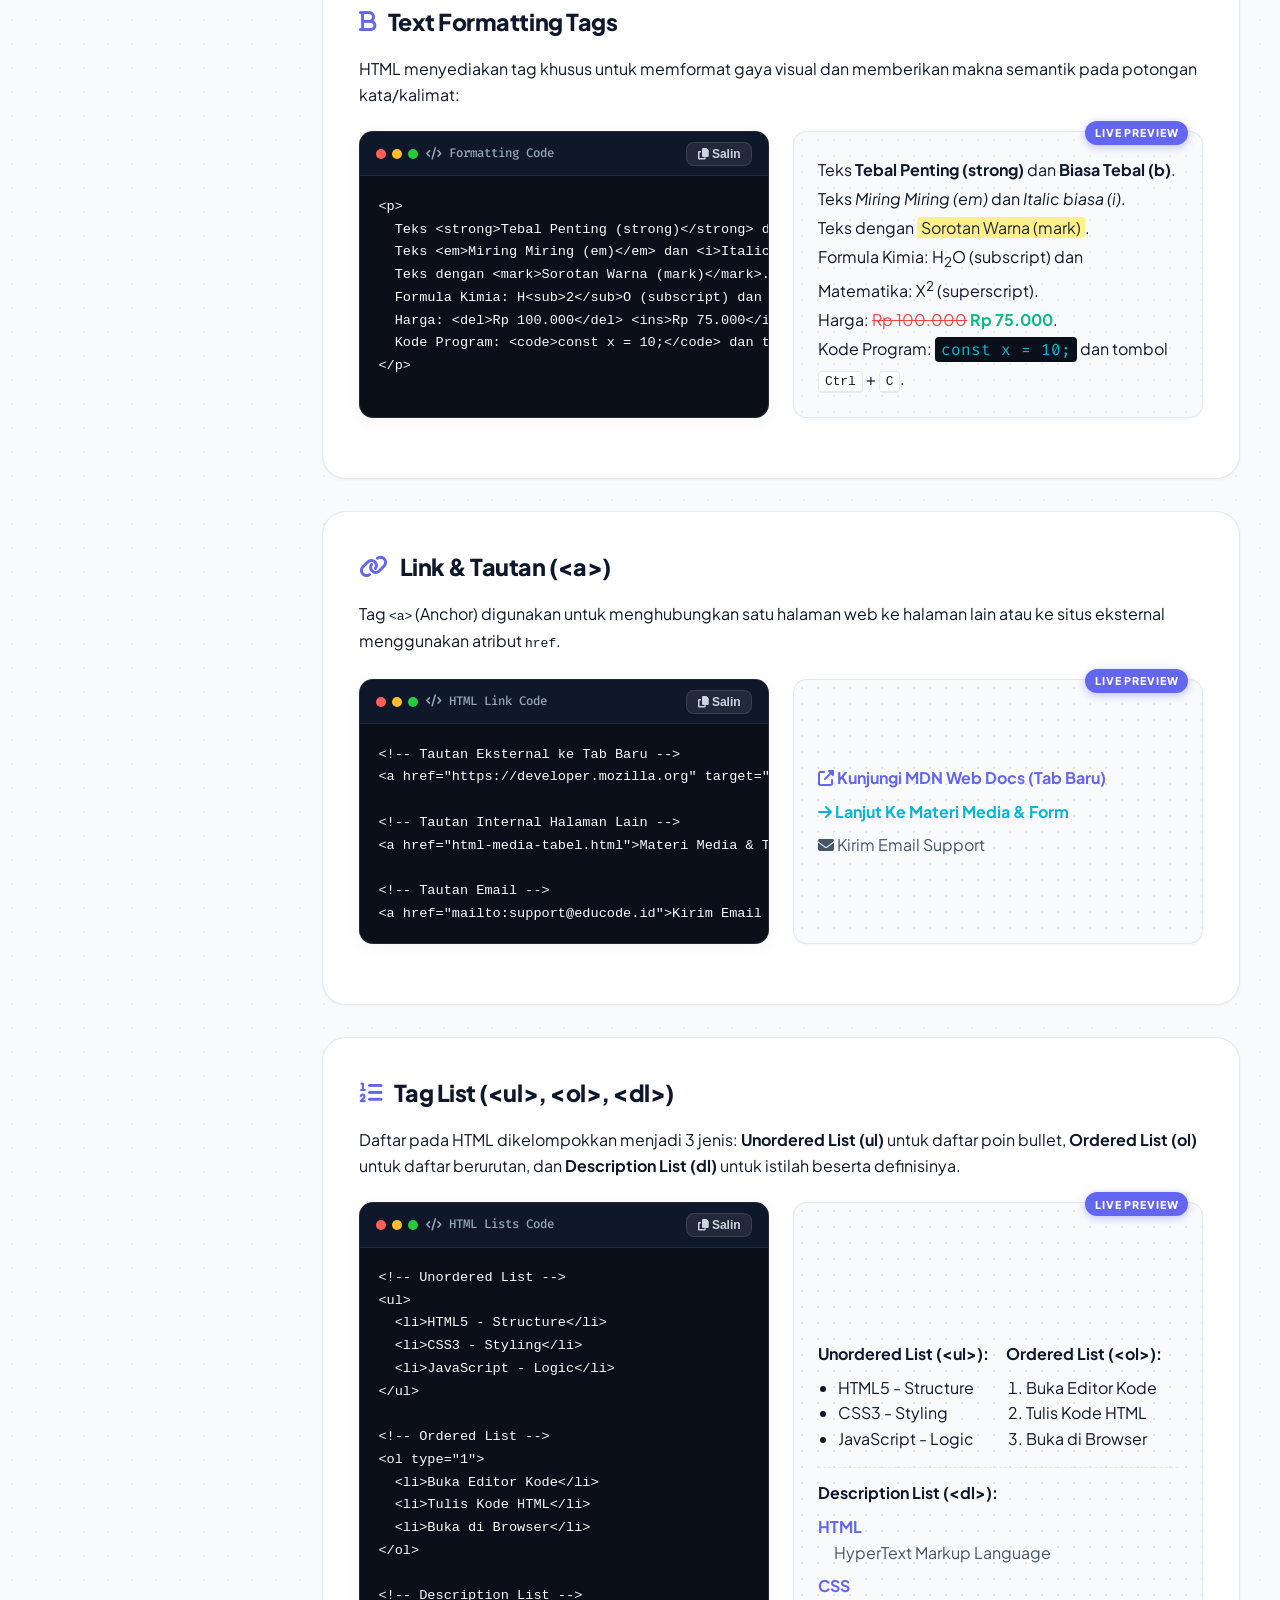
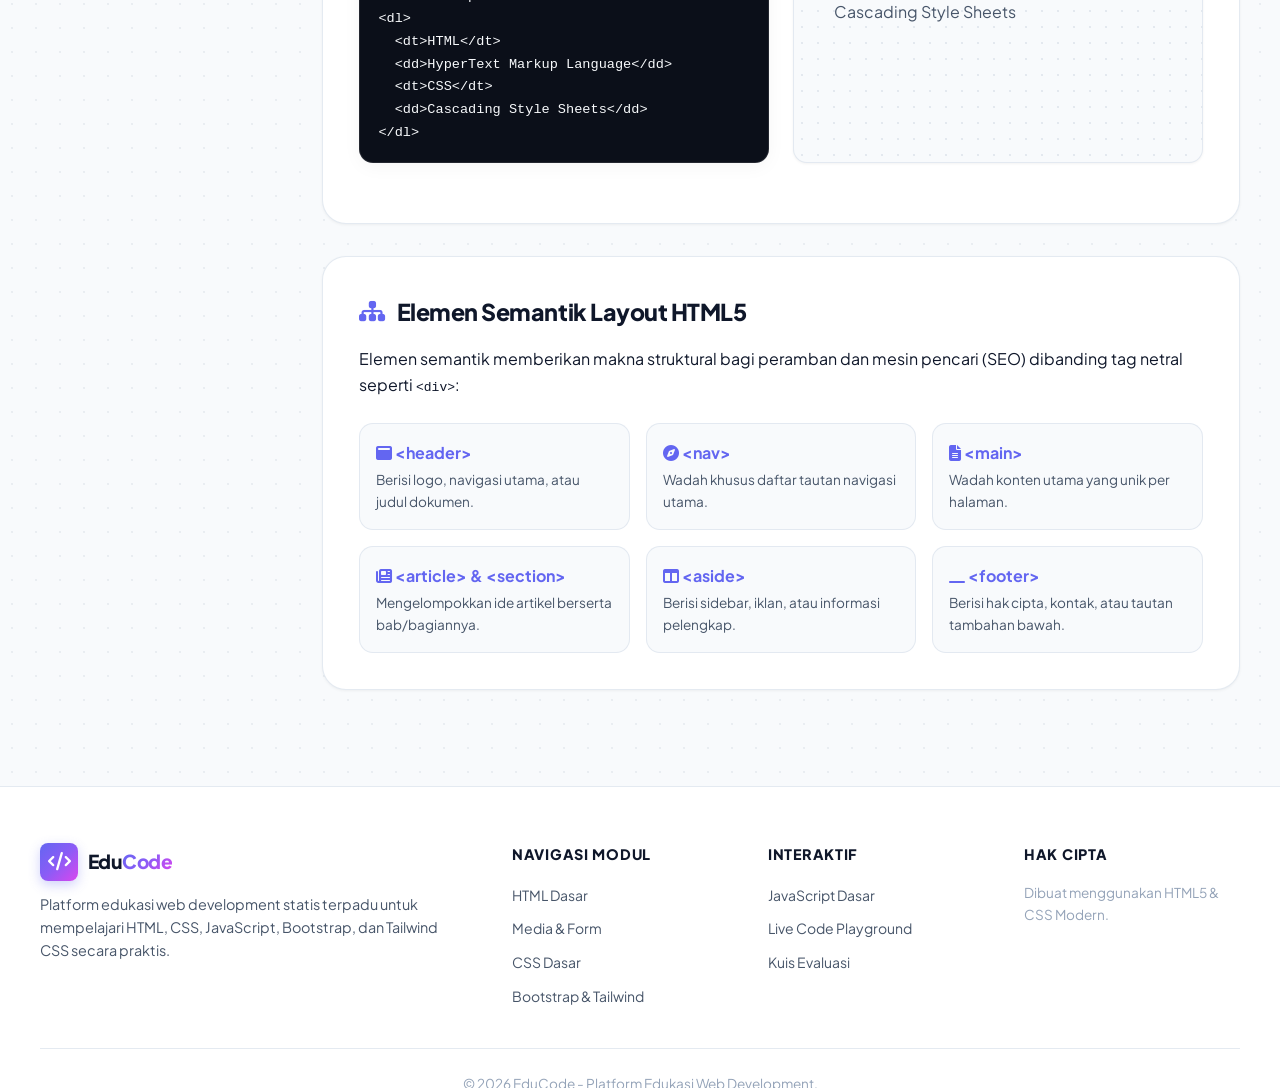
<file: html-dasar.html>
<!DOCTYPE html>
<html lang="id" data-theme="light">
<head>
  <meta charset="UTF-8">
  <meta name="viewport" content="width=device-width, initial-scale=1.0">
  <title>Materi HTML Dasar & Text Formatting - EduCode</title>
  <meta name="description" content="Pelajari tag-tag HTML dasar seperti Heading, Paragraph, Text Formatting, Tautan (Link), Daftar (List), dan Elemen Semantik beserta contoh live demo.">
  
  <!-- FontAwesome Icons CDN -->
  <link rel="stylesheet" href="https://cdnjs.cloudflare.com/ajax/libs/font-awesome/6.4.2/css/all.min.css">
  <!-- Style CSS Utama -->
  <link rel="stylesheet" href="assets/css/style.css">
</head>
<body>

  <!-- Header Navigasi Melayang -->
  <header class="site-header">
    <div class="header-container">
      <a href="index.html" class="brand-logo">
        <div class="brand-icon"><i class="fas fa-code"></i></div>
        <div class="brand-text">Edu<span>Code</span></div>
      </a>

      <nav>
        <ul class="nav-menu">
          <li><a href="index.html" class="nav-link"><i class="fas fa-home"></i> Beranda</a></li>
          <li><a href="html-dasar.html" class="nav-link active"><i class="fab fa-html5"></i> HTML Dasar</a></li>
          <li><a href="html-media-tabel.html" class="nav-link"><i class="fas fa-photo-video"></i> Media & Form</a></li>
          <li><a href="css-dasar.html" class="nav-link"><i class="fab fa-css3-alt"></i> CSS Dasar</a></li>
          <li><a href="css-frameworks.html" class="nav-link"><i class="fas fa-layer-group"></i> Bootstrap & Tailwind</a></li>
          <li><a href="javascript-dasar.html" class="nav-link"><i class="fab fa-js"></i> JavaScript</a></li>
          <li><a href="playground.html" class="nav-link"><i class="fas fa-laptop-code"></i> Playground</a></li>
          <li><a href="kuis.html" class="nav-link"><i class="fas fa-question-circle"></i> Kuis</a></li>
        </ul>
      </nav>

      <div class="header-actions">
        <button class="theme-toggle-btn" aria-label="Ubah Tema"><i class="fas fa-moon"></i></button>
        <button class="mobile-menu-btn" aria-label="Buka Menu"><i class="fas fa-bars"></i></button>
      </div>
    </div>
  </header>

  <!-- Mobile Nav Drawer -->
  <div class="mobile-nav-overlay"></div>
  <aside class="mobile-nav-drawer">
    <div style="display:flex; justify-content:space-between; align-items:center; margin-bottom:1rem;">
      <div class="brand-logo">
        <div class="brand-icon"><i class="fas fa-code"></i></div>
        <div class="brand-text">Edu<span>Code</span></div>
      </div>
      <button class="drawer-close-btn" style="background:none; border:none; color:var(--text-primary); font-size:1.2rem; cursor:pointer;"><i class="fas fa-times"></i></button>
    </div>
    <ul class="sidebar-links">
      <li><a href="index.html" class="sidebar-link"><i class="fas fa-home"></i> Beranda</a></li>
      <li><a href="html-dasar.html" class="sidebar-link active"><i class="fab fa-html5"></i> HTML Dasar</a></li>
      <li><a href="html-media-tabel.html" class="sidebar-link"><i class="fas fa-photo-video"></i> HTML Media & Form</a></li>
      <li><a href="css-dasar.html" class="sidebar-link"><i class="fab fa-css3-alt"></i> CSS Dasar</a></li>
      <li><a href="css-frameworks.html" class="sidebar-link"><i class="fas fa-layer-group"></i> Bootstrap vs Tailwind</a></li>
      <li><a href="javascript-dasar.html" class="sidebar-link"><i class="fab fa-js"></i> JavaScript Dasar</a></li>
      <li><a href="playground.html" class="sidebar-link"><i class="fas fa-laptop-code"></i> Live Playground</a></li>
      <li><a href="kuis.html" class="sidebar-link"><i class="fas fa-question-circle"></i> Kuis Interaktif</a></li>
    </ul>
  </aside>

  <!-- Main Content Layout -->
  <main class="main-wrapper">
    <!-- Header Banner Modul -->
    <div class="page-header">
      <span class="page-category"><i class="fab fa-html5"></i> Modul 1 &bull; HTML Dasar</span>
      <h1 class="page-title">HTML Dasar, Heading, Formatting & List</h1>
      <p class="page-description">
        HTML (HyperText Markup Language) adalah bahasa standar pembuatan struktur web. Halaman ini mendemonstrasikan penggunaan tag elemen teks, judul, link, daftar, dan struktur semantik HTML.
      </p>
    </div>

    <div class="content-sidebar-layout">
      <!-- Navigasi Samping Internal Halaman (<aside> untuk sidebar) -->
      <aside class="page-sidebar">
        <div class="sidebar-title">Daftar Isi Materi</div>
        <ul class="sidebar-links">
          <li><a href="#headings" class="sidebar-link"><i class="fas fa-heading"></i> Heading (&lt;h1&gt;-&lt;h6&gt;)</a></li>
          <li><a href="#paragraphs" class="sidebar-link"><i class="fas fa-paragraph"></i> Paragraph (&lt;p&gt;)</a></li>
          <li><a href="#formatting" class="sidebar-link"><i class="fas fa-bold"></i> Text Formatting</a></li>
          <li><a href="#links" class="sidebar-link"><i class="fas fa-link"></i> Link & Navigasi (&lt;a&gt;)</a></li>
          <li><a href="#lists" class="sidebar-link"><i class="fas fa-list-ol"></i> List (&lt;ul&gt;, &lt;ol&gt;, &lt;dl&gt;)</a></li>
          <li><a href="#semantic" class="sidebar-link"><i class="fas fa-sitemap"></i> Tag Semantik Layout</a></li>
        </ul>
      </aside>

      <!-- Area Materi Utama -->
      <div class="main-content">

        <!-- ==========================================================================
             SEKSI 1: TAG HEADING (<h1> HINGGA <h6>)
             Penjelasan: Tag heading menentukan tingkat kepetingan hirarki teks judul.
             ========================================================================== -->
        <section id="headings" class="section-block">
          <h2 class="section-title"><i class="fas fa-heading"></i> Tag Heading (&lt;h1&gt; hingga &lt;h6&gt;)</h2>
          <p>
            Heading dalam HTML menentukan hirarki atau tingkat kepetingan sebuah judul pada halaman. Tag <code>&lt;h1&gt;</code> mewakili judul tingkat tertinggi, sedangkan <code>&lt;h6&gt;</code> adalah tingkat terkecil.
          </p>

          <div class="demo-code-pair">
            <div class="code-box">
              <div class="code-header">
                <div style="display:flex; align-items:center; gap:8px;">
                  <div class="window-dots"><span class="window-dot red"></span><span class="window-dot yellow"></span><span class="window-dot green"></span></div>
                  <span class="code-title"><i class="fas fa-code"></i> HTML Heading Code</span>
                </div>
                <button class="copy-btn"><i class="fas fa-copy"></i> Salin</button>
              </div>
              <pre class="code-content"><code>&lt;h1&gt;Heading Utama Level 1 (h1)&lt;/h1&gt;
&lt;h2&gt;Sub Judul Level 2 (h2)&lt;/h2&gt;
&lt;h3&gt;Sub-Sub Judul Level 3 (h3)&lt;/h3&gt;
&lt;h4&gt;Heading Level 4 (h4)&lt;/h4&gt;
&lt;h5&gt;Heading Level 5 (h5)&lt;/h5&gt;
&lt;h6&gt;Heading Level 6 (h6)&lt;/h6&gt;</code></pre>
            </div>

            <div class="demo-box">
              <span class="demo-label">Live Preview</span>
              <!-- Demo Render Live Tag Heading h1 - h6 -->
              <h1 style="font-size:1.75rem; font-weight:800; margin-bottom:0.25rem;">Heading Utama Level 1 (h1)</h1>
              <h2 style="font-size:1.45rem; font-weight:700; margin-bottom:0.25rem;">Sub Judul Level 2 (h2)</h2>
              <h3 style="font-size:1.25rem; font-weight:600; margin-bottom:0.25rem;">Sub-Sub Judul Level 3 (h3)</h3>
              <h4 style="font-size:1.1rem; font-weight:600; margin-bottom:0.25rem;">Heading Level 4 (h4)</h4>
              <h5 style="font-size:0.95rem; font-weight:600; margin-bottom:0.25rem;">Heading Level 5 (h5)</h5>
              <h6 style="font-size:0.85rem; font-weight:600;">Heading Level 6 (h6)</h6>
            </div>
          </div>

          <div class="info-callout tip">
            <i class="fas fa-lightbulb"></i>
            <div>
              <strong>Praktik Terbaik SEO:</strong> Gunakan hanya <strong>satu tag &lt;h1&gt;</strong> per halaman sebagai judul utama artikel atau produk Anda.
            </div>
          </div>
        </section>

        <!-- ==========================================================================
             SEKSI 2: PARAGRAPH (<p>), LINE BREAK (<br>), & KUTIPAN (<blockquote>, <cite>)
             ========================================================================== -->
        <section id="paragraphs" class="section-block">
          <h2 class="section-title"><i class="fas fa-paragraph"></i> Paragraph (&lt;p&gt;) & Kutipan</h2>
          <p>
            Tag <code>&lt;p&gt;</code> digunakan untuk mengelompokkan teks menjadi sebuah paragraf. HTML secara otomatis memberikan baris baru di atas dan di bawah paragraf.
          </p>

          <div class="demo-code-pair">
            <div class="code-box">
              <div class="code-header">
                <div style="display:flex; align-items:center; gap:8px;">
                  <div class="window-dots"><span class="window-dot red"></span><span class="window-dot yellow"></span><span class="window-dot green"></span></div>
                  <span class="code-title"><i class="fas fa-code"></i> HTML Paragraph Code</span>
                </div>
                <button class="copy-btn"><i class="fas fa-copy"></i> Salin</button>
              </div>
              <pre class="code-content"><code>&lt;p&gt;Ini adalah paragraf pertama yang menjelaskan materi HTML.&lt;/p&gt;
&lt;p&gt;Ini adalah paragraf kedua dengan baris baru &lt;br&gt; menggunakan tag &amp;lt;br&amp;gt;.&lt;/p&gt;

&lt;blockquote cite="https://w3.org"&gt;
  "HTML adalah bahasa utama pengembang web di seluruh dunia."
  &lt;cite&gt;— W3C Specification&lt;/cite&gt;
&lt;/blockquote&gt;</code></pre>
            </div>

            <div class="demo-box">
              <span class="demo-label">Live Preview</span>
              <p style="margin-bottom:0.75rem;">Ini adalah paragraf pertama yang menjelaskan materi HTML.</p>
              <p style="margin-bottom:0.75rem;">Ini adalah paragraf kedua dengan baris baru<br>menggunakan tag &lt;br&gt;.</p>
              <blockquote style="border-left:3px solid var(--accent-primary); padding-left:1rem; margin:0.5rem 0; font-style:italic; background:var(--accent-soft); padding:0.75rem; border-radius:6px;">
                "HTML adalah bahasa utama pengembang web di seluruh dunia."
                <cite style="display:block; text-align:right; font-size:0.85rem; margin-top:0.25rem;">— W3C Specification</cite>
              </blockquote>
            </div>
          </div>
        </section>

        <!-- ==========================================================================
             SEKSI 3: TEXT FORMATTING TAGS
             (strong, em, mark, sub, sup, del, ins, code, kbd)
             ========================================================================== -->
        <section id="formatting" class="section-block">
          <h2 class="section-title"><i class="fas fa-bold"></i> Text Formatting Tags</h2>
          <p>HTML menyediakan tag khusus untuk memformat gaya visual dan memberikan makna semantik pada potongan kata/kalimat:</p>

          <div class="demo-code-pair">
            <div class="code-box">
              <div class="code-header">
                <div style="display:flex; align-items:center; gap:8px;">
                  <div class="window-dots"><span class="window-dot red"></span><span class="window-dot yellow"></span><span class="window-dot green"></span></div>
                  <span class="code-title"><i class="fas fa-code"></i> Formatting Code</span>
                </div>
                <button class="copy-btn"><i class="fas fa-copy"></i> Salin</button>
              </div>
              <pre class="code-content"><code>&lt;p&gt;
  Teks &lt;strong&gt;Tebal Penting (strong)&lt;/strong&gt; dan &lt;b&gt;Biasa Tebal (b)&lt;/b&gt;.&lt;br&gt;
  Teks &lt;em&gt;Miring Miring (em)&lt;/em&gt; dan &lt;i&gt;Italic biasa (i)&lt;/i&gt;.&lt;br&gt;
  Teks dengan &lt;mark&gt;Sorotan Warna (mark)&lt;/mark&gt;.&lt;br&gt;
  Formula Kimia: H&lt;sub&gt;2&lt;/sub&gt;O (subscript) dan Matematika: X&lt;sup&gt;2&lt;/sup&gt; (superscript).&lt;br&gt;
  Harga: &lt;del&gt;Rp 100.000&lt;/del&gt; &lt;ins&gt;Rp 75.000&lt;/ins&gt;.&lt;br&gt;
  Kode Program: &lt;code&gt;const x = 10;&lt;/code&gt; dan tombol &lt;kbd&gt;Ctrl&lt;/kbd&gt; + &lt;kbd&gt;C&lt;/kbd&gt;.
&lt;/p&gt;</code></pre>
            </div>

            <div class="demo-box">
              <span class="demo-label">Live Preview</span>
              <p style="line-height:1.8;">
                Teks <strong>Tebal Penting (strong)</strong> dan <b>Biasa Tebal (b)</b>.<br>
                Teks <em>Miring Miring (em)</em> dan <i>Italic biasa (i)</i>.<br>
                Teks dengan <mark style="background:#fef08a; padding:0 4px; border-radius:2px; color:#1e293b;">Sorotan Warna (mark)</mark>.<br>
                Formula Kimia: H<sub>2</sub>O (subscript) dan Matematika: X<sup>2</sup> (superscript).<br>
                Harga: <del style="color:#ef4444;">Rp 100.000</del> <ins style="color:#10b981; text-decoration:none; font-weight:700;">Rp 75.000</ins>.<br>
                Kode Program: <code style="background:var(--bg-code); color:var(--accent-secondary); padding:2px 6px; border-radius:4px; font-family:var(--font-mono);">const x = 10;</code> dan tombol <kbd style="background:var(--bg-card); border:1px solid var(--border-color); border-bottom-width:2px; padding:2px 6px; border-radius:4px; font-size:0.8rem;">Ctrl</kbd> + <kbd style="background:var(--bg-card); border:1px solid var(--border-color); border-bottom-width:2px; padding:2px 6px; border-radius:4px; font-size:0.8rem;">C</kbd>.
              </p>
            </div>
          </div>
        </section>

        <!-- ==========================================================================
             SEKSI 4: TAUTAN ANCHOR (<a>)
             Penjelasan: Tag <a> menghubungkan antar halaman menggunakan atribut href
             ========================================================================== -->
        <section id="links" class="section-block">
          <h2 class="section-title"><i class="fas fa-link"></i> Link & Tautan (&lt;a&gt;)</h2>
          <p>
            Tag <code>&lt;a&gt;</code> (Anchor) digunakan untuk menghubungkan satu halaman web ke halaman lain atau ke situs eksternal menggunakan atribut <code>href</code>.
          </p>

          <div class="demo-code-pair">
            <div class="code-box">
              <div class="code-header">
                <div style="display:flex; align-items:center; gap:8px;">
                  <div class="window-dots"><span class="window-dot red"></span><span class="window-dot yellow"></span><span class="window-dot green"></span></div>
                  <span class="code-title"><i class="fas fa-code"></i> HTML Link Code</span>
                </div>
                <button class="copy-btn"><i class="fas fa-copy"></i> Salin</button>
              </div>
              <pre class="code-content"><code>&lt;!-- Tautan Eksternal ke Tab Baru --&gt;
&lt;a href="https://developer.mozilla.org" target="_blank" rel="noopener"&gt;Kunjungi MDN Web Docs&lt;/a&gt;

&lt;!-- Tautan Internal Halaman Lain --&gt;
&lt;a href="html-media-tabel.html"&gt;Materi Media &amp; Tabel &amp;rarr;&lt;/a&gt;

&lt;!-- Tautan Email --&gt;
&lt;a href="mailto:support@educode.id"&gt;Kirim Email Support&lt;/a&gt;</code></pre>
            </div>

            <div class="demo-box">
              <span class="demo-label">Live Preview</span>
              <div style="display:flex; flex-direction:column; gap:0.5rem;">
                <a href="https://developer.mozilla.org" target="_blank" rel="noopener" style="color:var(--accent-primary); font-weight:700; text-decoration:none;">
                  <i class="fas fa-external-link-alt"></i> Kunjungi MDN Web Docs (Tab Baru)
                </a>
                <a href="html-media-tabel.html" style="color:var(--accent-secondary); font-weight:700; text-decoration:none;">
                  <i class="fas fa-arrow-right"></i> Lanjut Ke Materi Media & Form
                </a>
                <a href="mailto:support@educode.id" style="color:var(--text-secondary); text-decoration:none;">
                  <i class="fas fa-envelope"></i> Kirim Email Support
                </a>
              </div>
            </div>
          </div>
        </section>

        <!-- ==========================================================================
             SEKSI 5: DAFTAR LIST (<ul>, <ol>, <dl>)
             Penjelasan: Tag daftar berurutan (ol), tidak berurutan (ul), & deskripsi (dl).
             ========================================================================== -->
        <section id="lists" class="section-block">
          <h2 class="section-title"><i class="fas fa-list-ol"></i> Tag List (&lt;ul&gt;, &lt;ol&gt;, &lt;dl&gt;)</h2>
          <p>
            Daftar pada HTML dikelompokkan menjadi 3 jenis: <strong>Unordered List (ul)</strong> untuk daftar poin bullet, <strong>Ordered List (ol)</strong> untuk daftar berurutan, dan <strong>Description List (dl)</strong> untuk istilah beserta definisinya.
          </p>

          <div class="demo-code-pair">
            <div class="code-box">
              <div class="code-header">
                <div style="display:flex; align-items:center; gap:8px;">
                  <div class="window-dots"><span class="window-dot red"></span><span class="window-dot yellow"></span><span class="window-dot green"></span></div>
                  <span class="code-title"><i class="fas fa-code"></i> HTML Lists Code</span>
                </div>
                <button class="copy-btn"><i class="fas fa-copy"></i> Salin</button>
              </div>
              <pre class="code-content"><code>&lt;!-- Unordered List --&gt;
&lt;ul&gt;
  &lt;li&gt;HTML5 - Structure&lt;/li&gt;
  &lt;li&gt;CSS3 - Styling&lt;/li&gt;
  &lt;li&gt;JavaScript - Logic&lt;/li&gt;
&lt;/ul&gt;

&lt;!-- Ordered List --&gt;
&lt;ol type="1"&gt;
  &lt;li&gt;Buka Editor Kode&lt;/li&gt;
  &lt;li&gt;Tulis Kode HTML&lt;/li&gt;
  &lt;li&gt;Buka di Browser&lt;/li&gt;
&lt;/ol&gt;

&lt;!-- Description List --&gt;
&lt;dl&gt;
  &lt;dt&gt;HTML&lt;/dt&gt;
  &lt;dd&gt;HyperText Markup Language&lt;/dd&gt;
  &lt;dt&gt;CSS&lt;/dt&gt;
  &lt;dd&gt;Cascading Style Sheets&lt;/dd&gt;
&lt;/dl&gt;</code></pre>
            </div>

            <div class="demo-box">
              <span class="demo-label">Live Preview</span>
              <div style="display:grid; grid-template-columns:1fr 1fr; gap:1rem;">
                <div>
                  <strong>Unordered List (&lt;ul&gt;):</strong>
                  <ul style="padding-left:1.25rem; margin-top:0.5rem;">
                    <li>HTML5 - Structure</li>
                    <li>CSS3 - Styling</li>
                    <li>JavaScript - Logic</li>
                  </ul>
                </div>
                <div>
                  <strong>Ordered List (&lt;ol&gt;):</strong>
                  <ol style="padding-left:1.25rem; margin-top:0.5rem;">
                    <li>Buka Editor Kode</li>
                    <li>Tulis Kode HTML</li>
                    <li>Buka di Browser</li>
                  </ol>
                </div>
              </div>

              <div style="margin-top:1rem; border-top:1px dashed var(--border-color); padding-top:0.75rem;">
                <strong>Description List (&lt;dl&gt;):</strong>
                <dl style="margin-top:0.5rem;">
                  <dt style="font-weight:700; color:var(--accent-primary);">HTML</dt>
                  <dd style="margin-left:1rem; margin-bottom:0.5rem; color:var(--text-secondary);">HyperText Markup Language</dd>
                  <dt style="font-weight:700; color:var(--accent-primary);">CSS</dt>
                  <dd style="margin-left:1rem; color:var(--text-secondary);">Cascading Style Sheets</dd>
                </dl>
              </div>
            </div>
          </div>
        </section>

        <!-- ==========================================================================
             SEKSI 6: TAG SEMANTIK LAYOUT HTML5
             (header, nav, main, article, section, aside, footer)
             ========================================================================== -->
        <section id="semantic" class="section-block">
          <h2 class="section-title"><i class="fas fa-sitemap"></i> Elemen Semantik Layout HTML5</h2>
          <p>
            Elemen semantik memberikan makna struktural bagi peramban dan mesin pencari (SEO) dibanding tag netral seperti <code>&lt;div&gt;</code>:
          </p>

          <div style="display:grid; grid-template-columns:repeat(auto-fit, minmax(220px, 1fr)); gap:1rem; margin-top:1.5rem;">
            <div style="background:var(--bg-canvas); border:1px solid var(--border-color); padding:1rem; border-radius:var(--radius-md);">
              <h4 style="color:var(--accent-primary);"><i class="fas fa-window-maximize"></i> &lt;header&gt;</h4>
              <p style="font-size:0.85rem; color:var(--text-secondary); margin-top:0.25rem;">Berisi logo, navigasi utama, atau judul dokumen.</p>
            </div>
            <div style="background:var(--bg-canvas); border:1px solid var(--border-color); padding:1rem; border-radius:var(--radius-md);">
              <h4 style="color:var(--accent-primary);"><i class="fas fa-compass"></i> &lt;nav&gt;</h4>
              <p style="font-size:0.85rem; color:var(--text-secondary); margin-top:0.25rem;">Wadah khusus daftar tautan navigasi utama.</p>
            </div>
            <div style="background:var(--bg-canvas); border:1px solid var(--border-color); padding:1rem; border-radius:var(--radius-md);">
              <h4 style="color:var(--accent-primary);"><i class="fas fa-file-alt"></i> &lt;main&gt;</h4>
              <p style="font-size:0.85rem; color:var(--text-secondary); margin-top:0.25rem;">Wadah konten utama yang unik per halaman.</p>
            </div>
            <div style="background:var(--bg-canvas); border:1px solid var(--border-color); padding:1rem; border-radius:var(--radius-md);">
              <h4 style="color:var(--accent-primary);"><i class="fas fa-newspaper"></i> &lt;article&gt; &amp; &lt;section&gt;</h4>
              <p style="font-size:0.85rem; color:var(--text-secondary); margin-top:0.25rem;">Mengelompokkan ide artikel berserta bab/bagiannya.</p>
            </div>
            <div style="background:var(--bg-canvas); border:1px solid var(--border-color); padding:1rem; border-radius:var(--radius-md);">
              <h4 style="color:var(--accent-primary);"><i class="fas fa-columns"></i> &lt;aside&gt;</h4>
              <p style="font-size:0.85rem; color:var(--text-secondary); margin-top:0.25rem;">Berisi sidebar, iklan, atau informasi pelengkap.</p>
            </div>
            <div style="background:var(--bg-canvas); border:1px solid var(--border-color); padding:1rem; border-radius:var(--radius-md);">
              <h4 style="color:var(--accent-primary);"><i class="fas fa-window-minimize"></i> &lt;footer&gt;</h4>
              <p style="font-size:0.85rem; color:var(--text-secondary); margin-top:0.25rem;">Berisi hak cipta, kontak, atau tautan tambahan bawah.</p>
            </div>
          </div>
        </section>

      </div>
    </div>
  </main>

  <!-- Footer Bawah -->
  <footer class="site-footer">
    <div class="footer-content">
      <div class="footer-brand">
        <div class="brand-logo">
          <div class="brand-icon"><i class="fas fa-code"></i></div>
          <div class="brand-text">Edu<span>Code</span></div>
        </div>
        <p>Platform edukasi web development statis terpadu untuk mempelajari HTML, CSS, JavaScript, Bootstrap, dan Tailwind CSS secara praktis.</p>
      </div>

      <div class="footer-column">
        <h4>Navigasi Modul</h4>
        <ul class="footer-links">
          <li><a href="html-dasar.html">HTML Dasar</a></li>
          <li><a href="html-media-tabel.html">Media & Form</a></li>
          <li><a href="css-dasar.html">CSS Dasar</a></li>
          <li><a href="css-frameworks.html">Bootstrap & Tailwind</a></li>
        </ul>
      </div>

      <div class="footer-column">
        <h4>Interaktif</h4>
        <ul class="footer-links">
          <li><a href="javascript-dasar.html">JavaScript Dasar</a></li>
          <li><a href="playground.html">Live Code Playground</a></li>
          <li><a href="kuis.html">Kuis Evaluasi</a></li>
        </ul>
      </div>

      <div class="footer-column">
        <h4>Hak Cipta</h4>
        <p style="font-size:0.85rem; color:var(--text-muted);">Dibuat menggunakan HTML5 & CSS Modern.</p>
      </div>
    </div>

    <div class="footer-bottom">
      <p>&copy; 2026 EduCode - Platform Edukasi Web Development.</p>
    </div>
  </footer>

  <script src="assets/js/main.js"></script>
</body>
</html>
</file>
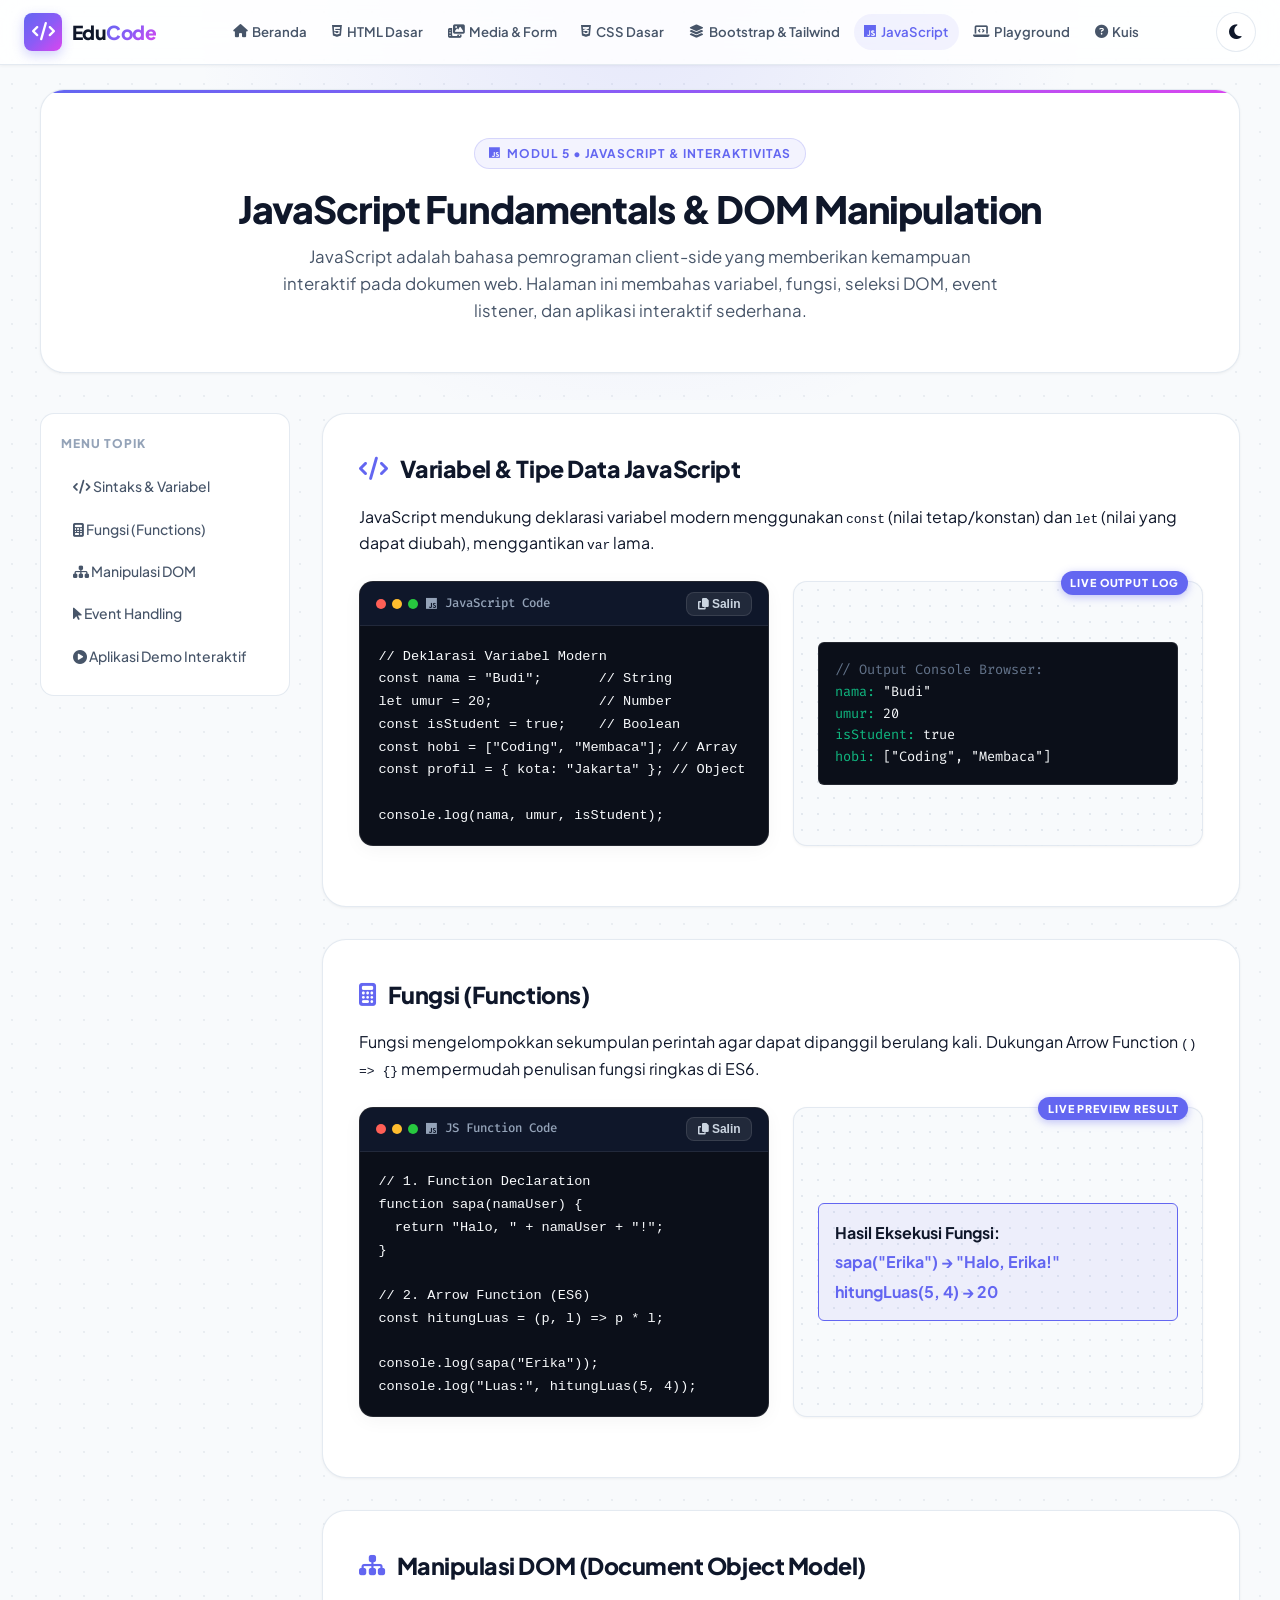
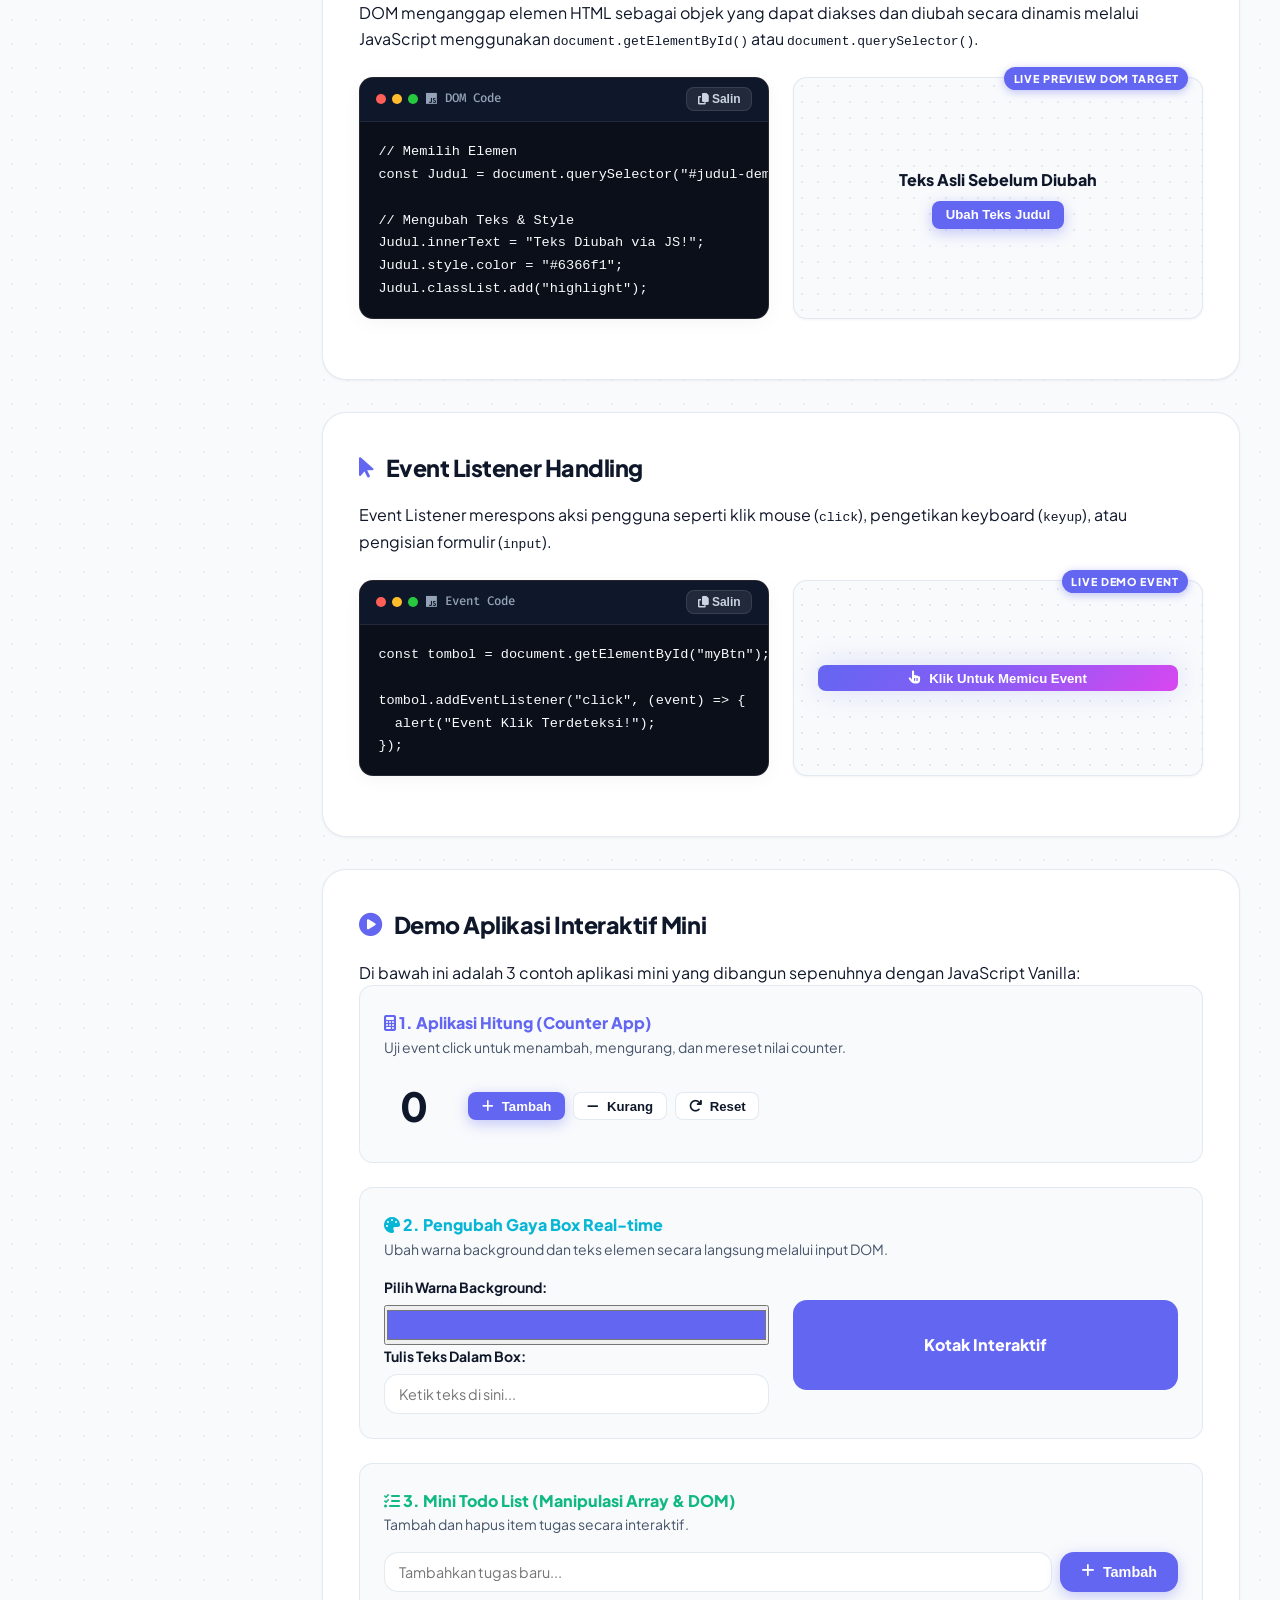
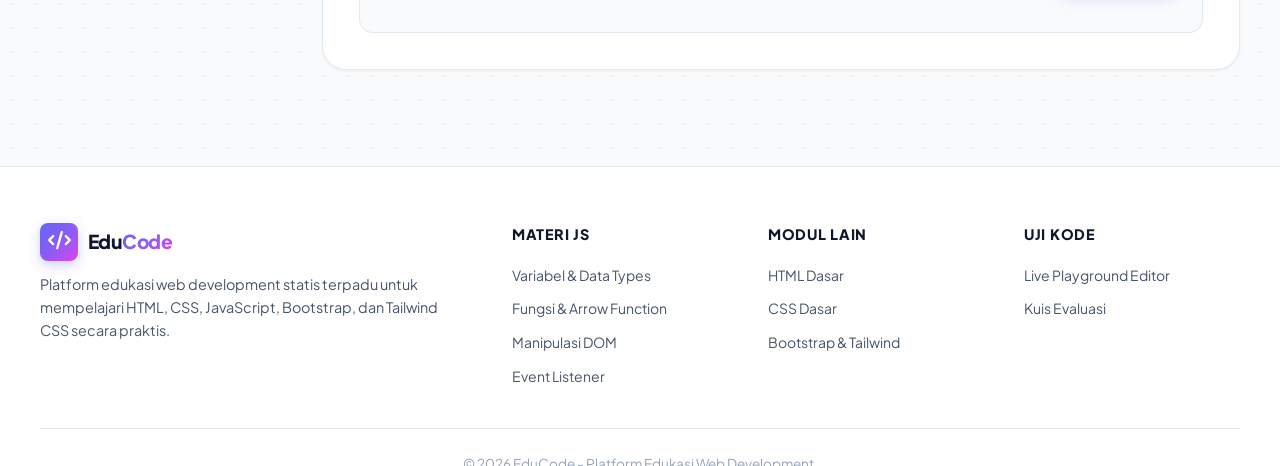
<file: javascript-dasar.html>
<!DOCTYPE html>
<html lang="id" data-theme="light">
<head>
  <meta charset="UTF-8">
  <meta name="viewport" content="width=device-width, initial-scale=1.0">
  <title>Materi Pemrograman JavaScript & DOM Manipulation - EduCode</title>
  <meta name="description" content="Pelajari dasar-dasar JavaScript, sintaksis, variabel, fungsi, event listener, dan manipulasi DOM (Document Object Model) dengan demo aplikasi interaktif.">
  
  <!-- FontAwesome Icons CDN -->
  <link rel="stylesheet" href="https://cdnjs.cloudflare.com/ajax/libs/font-awesome/6.4.2/css/all.min.css">
  <!-- Style CSS Utama -->
  <link rel="stylesheet" href="assets/css/style.css">
</head>
<body>

  <!-- Header Navigasi Melayang -->
  <header class="site-header">
    <div class="header-container">
      <a href="index.html" class="brand-logo">
        <div class="brand-icon"><i class="fas fa-code"></i></div>
        <div class="brand-text">Edu<span>Code</span></div>
      </a>

      <nav>
        <ul class="nav-menu">
          <li><a href="index.html" class="nav-link"><i class="fas fa-home"></i> Beranda</a></li>
          <li><a href="html-dasar.html" class="nav-link"><i class="fab fa-html5"></i> HTML Dasar</a></li>
          <li><a href="html-media-tabel.html" class="nav-link"><i class="fas fa-photo-video"></i> Media & Form</a></li>
          <li><a href="css-dasar.html" class="nav-link"><i class="fab fa-css3-alt"></i> CSS Dasar</a></li>
          <li><a href="css-frameworks.html" class="nav-link"><i class="fas fa-layer-group"></i> Bootstrap & Tailwind</a></li>
          <li><a href="javascript-dasar.html" class="nav-link active"><i class="fab fa-js"></i> JavaScript</a></li>
          <li><a href="playground.html" class="nav-link"><i class="fas fa-laptop-code"></i> Playground</a></li>
          <li><a href="kuis.html" class="nav-link"><i class="fas fa-question-circle"></i> Kuis</a></li>
        </ul>
      </nav>

      <div class="header-actions">
        <button class="theme-toggle-btn" aria-label="Ubah Tema"><i class="fas fa-moon"></i></button>
        <button class="mobile-menu-btn" aria-label="Buka Menu"><i class="fas fa-bars"></i></button>
      </div>
    </div>
  </header>

  <!-- Mobile Drawer Overlay & Menu -->
  <div class="mobile-nav-overlay"></div>
  <aside class="mobile-nav-drawer">
    <div style="display:flex; justify-content:space-between; align-items:center; margin-bottom:1rem;">
      <div class="brand-logo">
        <div class="brand-icon"><i class="fas fa-code"></i></div>
        <div class="brand-text">Edu<span>Code</span></div>
      </div>
      <button class="drawer-close-btn" style="background:none; border:none; color:var(--text-primary); font-size:1.2rem; cursor:pointer;"><i class="fas fa-times"></i></button>
    </div>
    <ul class="sidebar-links">
      <li><a href="index.html" class="sidebar-link"><i class="fas fa-home"></i> Beranda</a></li>
      <li><a href="html-dasar.html" class="sidebar-link"><i class="fab fa-html5"></i> HTML Dasar</a></li>
      <li><a href="html-media-tabel.html" class="sidebar-link"><i class="fas fa-photo-video"></i> HTML Media & Form</a></li>
      <li><a href="css-dasar.html" class="sidebar-link"><i class="fab fa-css3-alt"></i> CSS Dasar</a></li>
      <li><a href="css-frameworks.html" class="sidebar-link"><i class="fas fa-layer-group"></i> Bootstrap vs Tailwind</a></li>
      <li><a href="javascript-dasar.html" class="sidebar-link active"><i class="fab fa-js"></i> JavaScript Dasar</a></li>
      <li><a href="playground.html" class="sidebar-link"><i class="fas fa-laptop-code"></i> Live Playground</a></li>
      <li><a href="kuis.html" class="sidebar-link"><i class="fas fa-question-circle"></i> Kuis Interaktif</a></li>
    </ul>
  </aside>

  <!-- Main Content Wrapper -->
  <main class="main-wrapper">
    <div class="page-header">
      <span class="page-category"><i class="fab fa-js"></i> Modul 5 &bull; JavaScript & Interaktivitas</span>
      <h1 class="page-title">JavaScript Fundamentals & DOM Manipulation</h1>
      <p class="page-description">
        JavaScript adalah bahasa pemrograman client-side yang memberikan kemampuan interaktif pada dokumen web. Halaman ini membahas variabel, fungsi, seleksi DOM, event listener, dan aplikasi interaktif sederhana.
      </p>
    </div>

    <div class="content-sidebar-layout">
      <!-- Sidebar Navigasi Menu Topik Internal -->
      <aside class="page-sidebar">
        <div class="sidebar-title">Menu Topik</div>
        <ul class="sidebar-links">
          <li><a href="#js-basics" class="sidebar-link"><i class="fas fa-code"></i> Sintaks & Variabel</a></li>
          <li><a href="#functions" class="sidebar-link"><i class="fas fa-calculator"></i> Fungsi (Functions)</a></li>
          <li><a href="#dom-selection" class="sidebar-link"><i class="fas fa-sitemap"></i> Manipulasi DOM</a></li>
          <li><a href="#events" class="sidebar-link"><i class="fas fa-mouse-pointer"></i> Event Handling</a></li>
          <li><a href="#js-demos" class="sidebar-link"><i class="fas fa-play-circle"></i> Aplikasi Demo Interaktif</a></li>
        </ul>
      </aside>

      <!-- Main Content -->
      <div class="main-content">

        <!-- ==========================================================================
             TOPIK 1: VARIABEL & TIPE DATA JAVASCRIPT
             Penjelasan: const untuk konstanta, let untuk variabel dinamis yang bisa diubah.
             ========================================================================== -->
        <section id="js-basics" class="section-block">
          <h2 class="section-title"><i class="fas fa-code"></i> Variabel &amp; Tipe Data JavaScript</h2>
          <p>
            JavaScript mendukung deklarasi variabel modern menggunakan <code>const</code> (nilai tetap/konstan) dan <code>let</code> (nilai yang dapat diubah), menggantikan <code>var</code> lama.
          </p>

          <div class="demo-code-pair">
            <div class="code-box">
              <div class="code-header">
                <div style="display:flex; align-items:center; gap:8px;">
                  <div class="window-dots"><span class="window-dot red"></span><span class="window-dot yellow"></span><span class="window-dot green"></span></div>
                  <span class="code-title"><i class="fab fa-js"></i> JavaScript Code</span>
                </div>
                <button class="copy-btn"><i class="fas fa-copy"></i> Salin</button>
              </div>
              <pre class="code-content"><code>// Deklarasi Variabel Modern
const nama = "Budi";       // String
let umur = 20;             // Number
const isStudent = true;    // Boolean
const hobi = ["Coding", "Membaca"]; // Array
const profil = { kota: "Jakarta" }; // Object

console.log(nama, umur, isStudent);</code></pre>
            </div>

            <div class="demo-box">
              <span class="demo-label">Live Output Log</span>
              <div style="background:var(--bg-code); color:var(--text-code); font-family:var(--font-mono); padding:1rem; border-radius:6px; font-size:0.85rem; border:1px solid rgba(255,255,255,0.1);">
                <span style="color:#64748b;">// Output Console Browser:</span><br>
                <span style="color:#10b981;">nama:</span> "Budi"<br>
                <span style="color:#10b981;">umur:</span> 20<br>
                <span style="color:#10b981;">isStudent:</span> true<br>
                <span style="color:#10b981;">hobi:</span> ["Coding", "Membaca"]
              </div>
            </div>
          </div>
        </section>

        <!-- ==========================================================================
             TOPIK 2: FUNGSI (FUNCTIONS & ARROW FUNCTIONS)
             Penjelasan: Mengelompokkan perintah agar dapat dipanggil ulang.
             ========================================================================== -->
        <section id="functions" class="section-block">
          <h2 class="section-title"><i class="fas fa-calculator"></i> Fungsi (Functions)</h2>
          <p>
            Fungsi mengelompokkan sekumpulan perintah agar dapat dipanggil berulang kali. Dukungan Arrow Function <code>() => {}</code> mempermudah penulisan fungsi ringkas di ES6.
          </p>

          <div class="demo-code-pair">
            <div class="code-box">
              <div class="code-header">
                <div style="display:flex; align-items:center; gap:8px;">
                  <div class="window-dots"><span class="window-dot red"></span><span class="window-dot yellow"></span><span class="window-dot green"></span></div>
                  <span class="code-title"><i class="fab fa-js"></i> JS Function Code</span>
                </div>
                <button class="copy-btn"><i class="fas fa-copy"></i> Salin</button>
              </div>
              <pre class="code-content"><code>// 1. Function Declaration
function sapa(namaUser) {
  return "Halo, " + namaUser + "!";
}

// 2. Arrow Function (ES6)
const hitungLuas = (p, l) => p * l;

console.log(sapa("Erika"));
console.log("Luas:", hitungLuas(5, 4));</code></pre>
            </div>

            <div class="demo-box">
              <span class="demo-label">Live Preview Result</span>
              <div style="background:var(--accent-soft); padding:1rem; border-radius:6px; border:1px solid var(--accent-primary);">
                <strong>Hasil Eksekusi Fungsi:</strong>
                <p style="margin-top:0.25rem; color:var(--accent-primary); font-weight:700;">sapa("Erika") &rarr; "Halo, Erika!"</p>
                <p style="margin-top:0.25rem; color:var(--accent-primary); font-weight:700;">hitungLuas(5, 4) &rarr; 20</p>
              </div>
            </div>
          </div>
        </section>

        <!-- ==========================================================================
             TOPIK 3: MANIPULASI DOM (DOCUMENT OBJECT MODEL)
             Penjelasan: Mengakses elemen HTML via JS (document.querySelector) & mengubah isi/gaya.
             ========================================================================== -->
        <section id="dom-selection" class="section-block">
          <h2 class="section-title"><i class="fas fa-sitemap"></i> Manipulasi DOM (Document Object Model)</h2>
          <p>
            DOM menganggap elemen HTML sebagai objek yang dapat diakses dan diubah secara dinamis melalui JavaScript menggunakan <code>document.getElementById()</code> atau <code>document.querySelector()</code>.
          </p>

          <div class="demo-code-pair">
            <div class="code-box">
              <div class="code-header">
                <div style="display:flex; align-items:center; gap:8px;">
                  <div class="window-dots"><span class="window-dot red"></span><span class="window-dot yellow"></span><span class="window-dot green"></span></div>
                  <span class="code-title"><i class="fab fa-js"></i> DOM Code</span>
                </div>
                <button class="copy-btn"><i class="fas fa-copy"></i> Salin</button>
              </div>
              <pre class="code-content"><code>// Memilih Elemen
const Judul = document.querySelector("#judul-demo");

// Mengubah Teks & Style
Judul.innerText = "Teks Diubah via JS!";
Judul.style.color = "#6366f1";
Judul.classList.add("highlight");</code></pre>
            </div>

            <div class="demo-box">
              <span class="demo-label">Live Preview DOM Target</span>
              <div style="text-align:center;">
                <h4 id="judul-demo" style="transition:all 0.3s ease; font-weight:800;">Teks Asli Sebelum Diubah</h4>
                <button onclick="document.getElementById('judul-demo').innerText = 'Tercapai! Teks Berhasil Diubah via DOM!'; document.getElementById('judul-demo').style.color = '#6366f1';" class="btn btn-primary btn-sm" style="margin-top:0.5rem;">
                  Ubah Teks Judul
                </button>
              </div>
            </div>
          </div>
        </section>

        <!-- ==========================================================================
             TOPIK 4: EVENT LISTENER HANDLING
             Penjelasan: Merespons aksi interaksi pengguna (klik, pengetikan, submit form).
             ========================================================================== -->
        <section id="events" class="section-block">
          <h2 class="section-title"><i class="fas fa-mouse-pointer"></i> Event Listener Handling</h2>
          <p>
            Event Listener merespons aksi pengguna seperti klik mouse (<code>click</code>), pengetikan keyboard (<code>keyup</code>), atau pengisian formulir (<code>input</code>).
          </p>

          <div class="demo-code-pair">
            <div class="code-box">
              <div class="code-header">
                <div style="display:flex; align-items:center; gap:8px;">
                  <div class="window-dots"><span class="window-dot red"></span><span class="window-dot yellow"></span><span class="window-dot green"></span></div>
                  <span class="code-title"><i class="fab fa-js"></i> Event Code</span>
                </div>
                <button class="copy-btn"><i class="fas fa-copy"></i> Salin</button>
              </div>
              <pre class="code-content"><code>const tombol = document.getElementById("myBtn");

tombol.addEventListener("click", (event) => {
  alert("Event Klik Terdeteksi!");
});</code></pre>
            </div>

            <div class="demo-box">
              <span class="demo-label">Live Demo Event</span>
              <button onclick="alert('Event Klik Berhasil Dipicu!');" class="btn btn-gradient btn-sm">
                <i class="fas fa-hand-pointer"></i> Klik Untuk Memicu Event
              </button>
            </div>
          </div>
        </section>

        <!-- ==========================================================================
             TOPIK 5: 3 DEMO APLIKASI INTERAKTIF MINI
             (1. Counter App, 2. Dynamic Box Stylist, 3. Mini Todo List)
             ========================================================================== -->
        <section id="js-demos" class="section-block">
          <h2 class="section-title"><i class="fas fa-play-circle"></i> Demo Aplikasi Interaktif Mini</h2>
          <p>Di bawah ini adalah 3 contoh aplikasi mini yang dibangun sepenuhnya dengan JavaScript Vanilla:</p>

          <!-- Demo 1: Counter App -->
          <div style="background:var(--bg-canvas); border:1px solid var(--border-color); padding:1.5rem; border-radius:var(--radius-md); margin-bottom:1.5rem;">
            <h4 style="font-weight:800; color:var(--accent-primary);"><i class="fas fa-calculator"></i> 1. Aplikasi Hitung (Counter App)</h4>
            <p style="font-size:0.875rem; color:var(--text-secondary); margin-bottom:1rem;">Uji event click untuk menambah, mengurang, dan mereset nilai counter.</p>
            
            <div style="display:flex; align-items:center; gap:1.5rem;">
              <div id="demo-counter-val" style="font-size:2.5rem; font-weight:800; color:var(--text-primary); min-width:60px; text-align:center;">0</div>
              <div style="display:flex; gap:0.5rem;">
                <button id="demo-inc-btn" class="btn btn-primary btn-sm"><i class="fas fa-plus"></i> Tambah</button>
                <button id="demo-dec-btn" class="btn btn-secondary btn-sm"><i class="fas fa-minus"></i> Kurang</button>
                <button id="demo-reset-btn" class="btn btn-secondary btn-sm"><i class="fas fa-redo"></i> Reset</button>
              </div>
            </div>
          </div>

          <!-- Demo 2: Dynamic Box Styling -->
          <div style="background:var(--bg-canvas); border:1px solid var(--border-color); padding:1.5rem; border-radius:var(--radius-md); margin-bottom:1.5rem;">
            <h4 style="font-weight:800; color:var(--accent-secondary);"><i class="fas fa-palette"></i> 2. Pengubah Gaya Box Real-time</h4>
            <p style="font-size:0.875rem; color:var(--text-secondary); margin-bottom:1rem;">Ubah warna background dan teks elemen secara langsung melalui input DOM.</p>

            <div class="grid-2" style="align-items:center;">
              <div>
                <div class="form-group mb-2">
                  <label class="form-label">Pilih Warna Background:</label>
                  <input type="color" id="demo-color-picker" value="#6366f1" style="width:100%; height:40px; cursor:pointer;">
                </div>
                <div class="form-group">
                  <label class="form-label">Tulis Teks Dalam Box:</label>
                  <input type="text" id="demo-text-input" class="form-control" placeholder="Ketik teks di sini...">
                </div>
              </div>

              <div id="demo-box-target" style="background:#6366f1; color:white; padding:2rem; border-radius:var(--radius-md); text-align:center; font-weight:800; transition:all 0.3s ease;">
                Kotak Interaktif
              </div>
            </div>
          </div>

          <!-- Demo 3: Mini Todo List -->
          <div style="background:var(--bg-canvas); border:1px solid var(--border-color); padding:1.5rem; border-radius:var(--radius-md);">
            <h4 style="font-weight:800; color:#10b981;"><i class="fas fa-tasks"></i> 3. Mini Todo List (Manipulasi Array &amp; DOM)</h4>
            <p style="font-size:0.875rem; color:var(--text-secondary); margin-bottom:1rem;">Tambah dan hapus item tugas secara interaktif.</p>

            <form id="demo-todo-form" style="display:flex; gap:0.5rem; margin-bottom:1rem;">
              <input type="text" id="demo-todo-input" class="form-control" placeholder="Tambahkan tugas baru..." required>
              <button type="submit" class="btn btn-primary"><i class="fas fa-plus"></i> Tambah</button>
            </form>

            <ul id="demo-todo-list" style="list-style:none; display:flex; flex-direction:column; gap:0.5rem; padding:0;">
              <!-- Item todo akan dimasukkan secara dinamis via JavaScript -->
            </ul>
          </div>
        </section>

      </div>
    </div>
  </main>

  <!-- Footer Bawah -->
  <footer class="site-footer">
    <div class="footer-content">
      <div class="footer-brand">
        <div class="brand-logo">
          <div class="brand-icon"><i class="fas fa-code"></i></div>
          <div class="brand-text">Edu<span>Code</span></div>
        </div>
        <p>Platform edukasi web development statis terpadu untuk mempelajari HTML, CSS, JavaScript, Bootstrap, dan Tailwind CSS secara praktis.</p>
      </div>

      <div class="footer-column">
        <h4>Materi JS</h4>
        <ul class="footer-links">
          <li><a href="javascript-dasar.html#js-basics">Variabel & Data Types</a></li>
          <li><a href="javascript-dasar.html#functions">Fungsi & Arrow Function</a></li>
          <li><a href="javascript-dasar.html#dom-selection">Manipulasi DOM</a></li>
          <li><a href="javascript-dasar.html#events">Event Listener</a></li>
        </ul>
      </div>

      <div class="footer-column">
        <h4>Modul Lain</h4>
        <ul class="footer-links">
          <li><a href="html-dasar.html">HTML Dasar</a></li>
          <li><a href="css-dasar.html">CSS Dasar</a></li>
          <li><a href="css-frameworks.html">Bootstrap & Tailwind</a></li>
        </ul>
      </div>

      <div class="footer-column">
        <h4>Uji Kode</h4>
        <ul class="footer-links">
          <li><a href="playground.html">Live Playground Editor</a></li>
          <li><a href="kuis.html">Kuis Evaluasi</a></li>
        </ul>
      </div>
    </div>

    <div class="footer-bottom">
      <p>&copy; 2026 EduCode - Platform Edukasi Web Development.</p>
    </div>
  </footer>

  <script src="assets/js/main.js"></script>
</body>
</html>
</file>
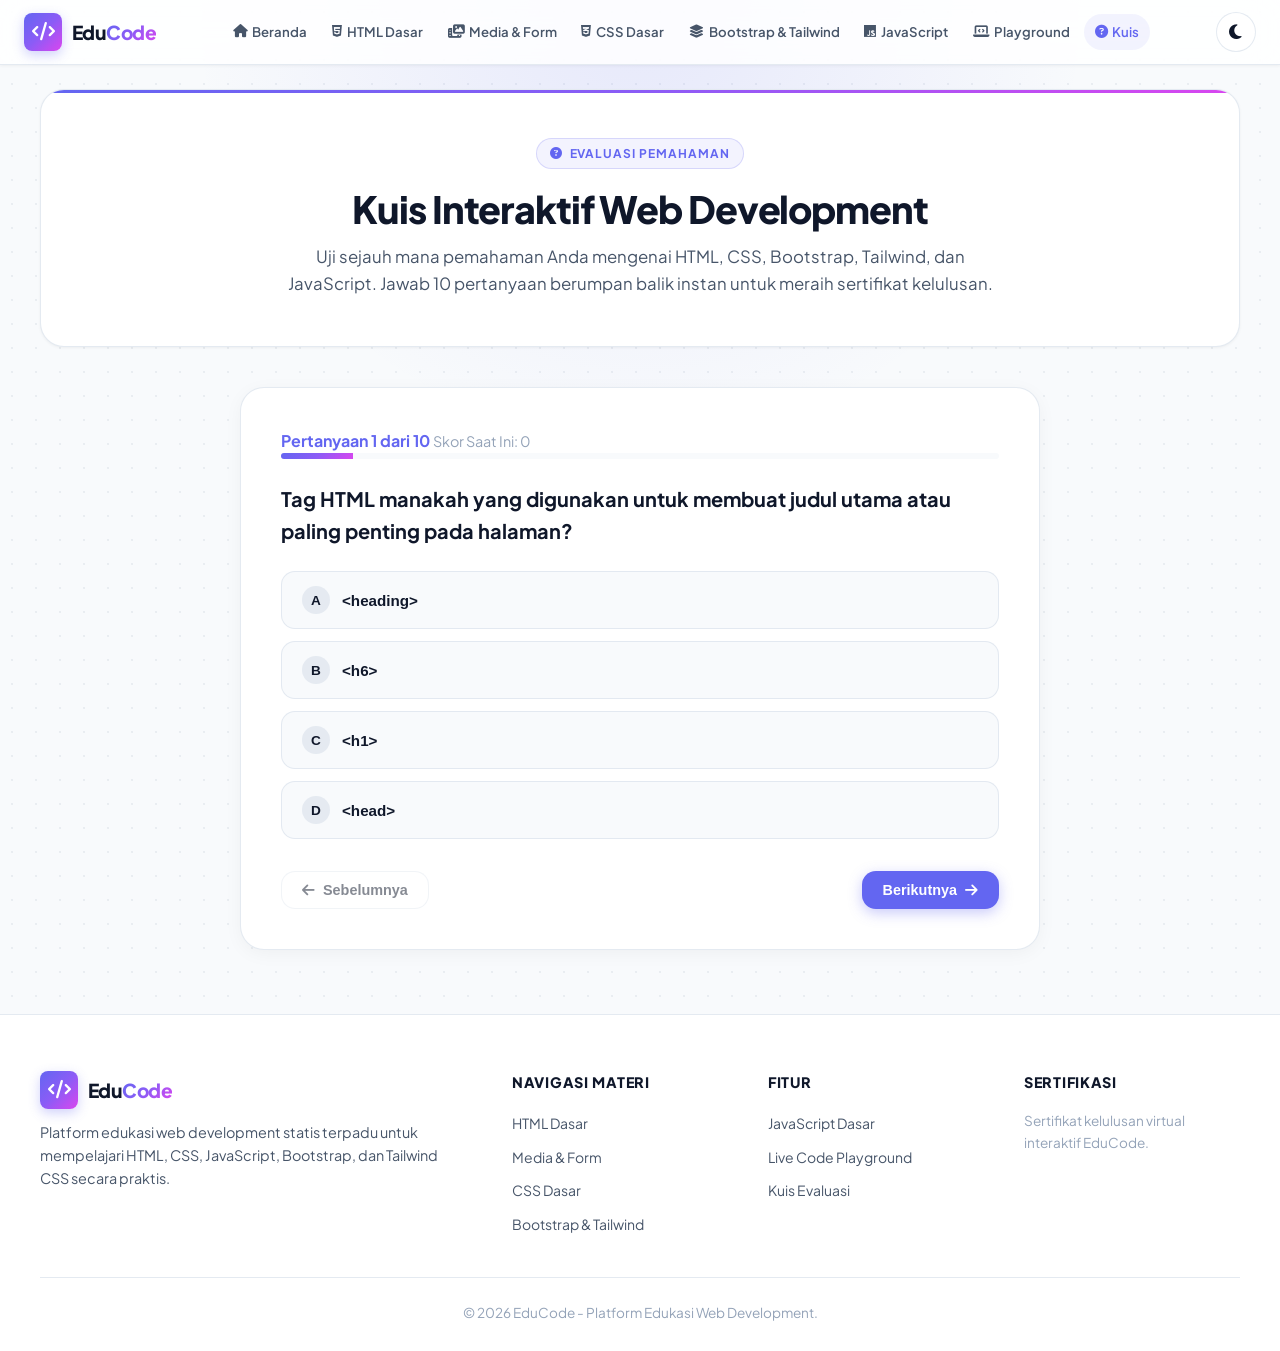
<file: kuis.html>
<!DOCTYPE html>
<html lang="id" data-theme="light">
<head>
  <meta charset="UTF-8">
  <meta name="viewport" content="width=device-width, initial-scale=1.0">
  <title>Kuis Evaluasi & Sertifikat Web Development - EduCode</title>
  <meta name="description" content="Uji pemahaman Anda tentang HTML, CSS, JavaScript, Bootstrap, dan Tailwind CSS melalui kuis interaktif 10 pertanyaan dan dapatkan sertifikat kelulusan virtual.">
  
  <!-- FontAwesome Icons CDN -->
  <link rel="stylesheet" href="https://cdnjs.cloudflare.com/ajax/libs/font-awesome/6.4.2/css/all.min.css">
  <!-- Style CSS Utama -->
  <link rel="stylesheet" href="assets/css/style.css">
</head>
<body>

  <!-- Floating Glass Header Navigasi -->
  <header class="site-header">
    <div class="header-container">
      <a href="index.html" class="brand-logo">
        <div class="brand-icon"><i class="fas fa-code"></i></div>
        <div class="brand-text">Edu<span>Code</span></div>
      </a>

      <nav>
        <ul class="nav-menu">
          <li><a href="index.html" class="nav-link"><i class="fas fa-home"></i> Beranda</a></li>
          <li><a href="html-dasar.html" class="nav-link"><i class="fab fa-html5"></i> HTML Dasar</a></li>
          <li><a href="html-media-tabel.html" class="nav-link"><i class="fas fa-photo-video"></i> Media & Form</a></li>
          <li><a href="css-dasar.html" class="nav-link"><i class="fab fa-css3-alt"></i> CSS Dasar</a></li>
          <li><a href="css-frameworks.html" class="nav-link"><i class="fas fa-layer-group"></i> Bootstrap & Tailwind</a></li>
          <li><a href="javascript-dasar.html" class="nav-link"><i class="fab fa-js"></i> JavaScript</a></li>
          <li><a href="playground.html" class="nav-link"><i class="fas fa-laptop-code"></i> Playground</a></li>
          <li><a href="kuis.html" class="nav-link active"><i class="fas fa-question-circle"></i> Kuis</a></li>
        </ul>
      </nav>

      <div class="header-actions">
        <button class="theme-toggle-btn" aria-label="Ubah Tema"><i class="fas fa-moon"></i></button>
        <button class="mobile-menu-btn" aria-label="Buka Menu"><i class="fas fa-bars"></i></button>
      </div>
    </div>
  </header>

  <!-- Mobile Drawer Overlay & Menu -->
  <div class="mobile-nav-overlay"></div>
  <aside class="mobile-nav-drawer">
    <div style="display:flex; justify-content:space-between; align-items:center; margin-bottom:1rem;">
      <div class="brand-logo">
        <div class="brand-icon"><i class="fas fa-code"></i></div>
        <div class="brand-text">Edu<span>Code</span></div>
      </div>
      <button class="drawer-close-btn" style="background:none; border:none; color:var(--text-primary); font-size:1.2rem; cursor:pointer;"><i class="fas fa-times"></i></button>
    </div>
    <ul class="sidebar-links">
      <li><a href="index.html" class="sidebar-link"><i class="fas fa-home"></i> Beranda</a></li>
      <li><a href="html-dasar.html" class="sidebar-link"><i class="fab fa-html5"></i> HTML Dasar</a></li>
      <li><a href="html-media-tabel.html" class="sidebar-link"><i class="fas fa-photo-video"></i> HTML Media & Form</a></li>
      <li><a href="css-dasar.html" class="sidebar-link"><i class="fab fa-css3-alt"></i> CSS Dasar</a></li>
      <li><a href="css-frameworks.html" class="sidebar-link"><i class="fas fa-layer-group"></i> Bootstrap vs Tailwind</a></li>
      <li><a href="javascript-dasar.html" class="sidebar-link"><i class="fab fa-js"></i> JavaScript Dasar</a></li>
      <li><a href="playground.html" class="sidebar-link"><i class="fas fa-laptop-code"></i> Live Playground</a></li>
      <li><a href="kuis.html" class="sidebar-link active"><i class="fas fa-question-circle"></i> Kuis Interaktif</a></li>
    </ul>
  </aside>

  <!-- Main Content Wrapper -->
  <main class="main-wrapper">
    <div class="page-header">
      <span class="page-category"><i class="fas fa-question-circle"></i> Evaluasi Pemahaman</span>
      <h1 class="page-title">Kuis Interaktif Web Development</h1>
      <p class="page-description">
        Uji sejauh mana pemahaman Anda mengenai HTML, CSS, Bootstrap, Tailwind, dan JavaScript. Jawab 10 pertanyaan berumpan balik instan untuk meraih sertifikat kelulusan.
      </p>
    </div>

    <!-- ==========================================================================
         WADAH ENGINE KUIS INTERAKTIF
         Div #quiz-container ini diisi secara dinamis oleh JavaScript main.js
         ========================================================================== -->
    <div id="quiz-container">
      <!-- Diisi secara dinamis oleh fungsi initQuiz() pada main.js -->
    </div>
  </main>

  <!-- Footer Bawah -->
  <footer class="site-footer">
    <div class="footer-content">
      <div class="footer-brand">
        <div class="brand-logo">
          <div class="brand-icon"><i class="fas fa-code"></i></div>
          <div class="brand-text">Edu<span>Code</span></div>
        </div>
        <p>Platform edukasi web development statis terpadu untuk mempelajari HTML, CSS, JavaScript, Bootstrap, dan Tailwind CSS secara praktis.</p>
      </div>

      <div class="footer-column">
        <h4>Navigasi Materi</h4>
        <ul class="footer-links">
          <li><a href="html-dasar.html">HTML Dasar</a></li>
          <li><a href="html-media-tabel.html">Media & Form</a></li>
          <li><a href="css-dasar.html">CSS Dasar</a></li>
          <li><a href="css-frameworks.html">Bootstrap & Tailwind</a></li>
        </ul>
      </div>

      <div class="footer-column">
        <h4>Fitur</h4>
        <ul class="footer-links">
          <li><a href="javascript-dasar.html">JavaScript Dasar</a></li>
          <li><a href="playground.html">Live Code Playground</a></li>
          <li><a href="kuis.html">Kuis Evaluasi</a></li>
        </ul>
      </div>

      <div class="footer-column">
        <h4>Sertifikasi</h4>
        <p style="font-size:0.85rem; color:var(--text-muted);">Sertifikat kelulusan virtual interaktif EduCode.</p>
      </div>
    </div>

    <div class="footer-bottom">
      <p>&copy; 2026 EduCode - Platform Edukasi Web Development.</p>
    </div>
  </footer>

  <!-- Main JavaScript App -->
  <script src="assets/js/main.js"></script>
</body>
</html>
</file>
<file: assets/css/style.css>
/* ==========================================================================
   EDUCODE DESIGN SYSTEM - CSS UTAMA (DILENGKAPI KOMENTAR EDUPAK)
   Platform Edukasi Web Development (HTML, CSS, JavaScript, Bootstrap & Tailwind)
   ========================================================================== */

/* Impor Font Eksternal dari Google Fonts:
   - Plus Jakarta Sans: Untuk tipografi teks utama & judul yang modern
   - Fira Code: Untuk tampilan kode program (monospace) dengan penataan presisi */
@import url('https://fonts.googleapis.com/css2?family=Fira+Code:wght@400;500;600&family=Plus+Jakarta+Sans:wght@300;400;500;600;700;800&display=swap');

/* ==========================================================================
   1. VARIABEL TEMA & PENETAPAN TOKEN DESIGN (CSS CUSTOM PROPERTIES)
   Variabel di bawah ini mempermudah penggantian tema Gelap / Terang secara global.
   ========================================================================== */
:root {
  /* Tipografi */
  --font-sans: 'Plus Jakarta Sans', -apple-system, BlinkMacSystemFont, 'Segoe UI', Roboto, sans-serif;
  --font-mono: 'Fira Code', monospace;

  /* Mode Terang (Default Pearl Light) */
  --bg-canvas: #f8fafc;          /* Latar belakang utama halaman */
  --bg-card: #ffffff;            /* Warna kartu & kotak materi */
  --bg-card-hover: #f1f5f9;      /* Warna kartu saat kursor di atasnya */
  --bg-code: #0b0f19;            /* Warna latar editor / snippet kode */
  --bg-glass: rgba(255, 255, 255, 0.85); /* Efek kaca transparan (glassmorphism) */

  /* Warna Teks */
  --text-primary: #0f172a;        /* Teks utama (hitam pekat) */
  --text-secondary: #475569;      /* Teks sekunder (abu-abu sedang) */
  --text-muted: #94a3b8;          /* Teks redup / keterangan kecil */
  --text-code: #f8fafc;           /* Teks khusus di dalam kotak kode */

  /* Aksesori Warna & Gradien */
  --accent-primary: #6366f1;      /* Warna aksen utama (Nila / Indigo) */
  --accent-primary-hover: #4f46e5;/* Warna aksen saat tombol di-hover */
  --accent-secondary: #06b6d4;    /* Warna aksen kedua (Sian / Cyan) */
  --accent-gradient: linear-gradient(135deg, #6366f1 0%, #8b5cf6 50%, #d946ef 100%);
  --accent-soft: rgba(99, 102, 241, 0.08); /* Transparansi lembut untuk highlight */
  --accent-glow: rgba(99, 102, 241, 0.25); /* Efek pendaran cahaya tombol */

  /* Border & Garis */
  --border-color: rgba(226, 232, 240, 0.9); /* Garis tepi halus */
  --border-subtle: rgba(148, 163, 184, 0.15);
  --border-focus: #818cf8;        /* Garis tepi saat elemen diklik/fokus */

  /* Bayangan (Shadows) */
  --shadow-sm: 0 1px 3px rgba(0, 0, 0, 0.05);
  --shadow-md: 0 4px 20px -2px rgba(0, 0, 0, 0.05);
  --shadow-lg: 0 20px 40px -15px rgba(0, 0, 0, 0.08);
  --shadow-glow: 0 0 30px rgba(99, 102, 241, 0.2);

  /* Lengkungan Sudut (Border Radius) */
  --radius-sm: 8px;
  --radius-md: 14px;
  --radius-lg: 24px;
  --radius-full: 9999px;

  /* Durasi Transisi Animasi */
  --transition-fast: 0.15s cubic-bezier(0.4, 0, 0.2, 1);
  --transition-normal: 0.3s cubic-bezier(0.4, 0, 0.2, 1);

  /* Pola Latar Belakang Titik-titik (Dot Grid Matrix Pattern) */
  --grid-pattern: radial-gradient(rgba(148, 163, 184, 0.15) 1px, transparent 1px);
}

/* Kustomisasi Variabel Khusus untuk Tema Gelap (Dark Mode) */
[data-theme="dark"] {
  --bg-canvas: #090d16;          /* Latar gelap obsidian */
  --bg-card: #111726;            /* Kartu gelap */
  --bg-card-hover: #192238;
  --bg-code: #050810;
  --bg-glass: rgba(17, 23, 38, 0.85);

  --text-primary: #f8fafc;        /* Teks putih terang */
  --text-secondary: #cbd5e1;      /* Teks abu-abu terang */
  --text-muted: #64748b;
  --text-code: #f1f5f9;

  --accent-soft: rgba(99, 102, 241, 0.15);
  --accent-glow: rgba(139, 92, 246, 0.35);

  --border-color: rgba(255, 255, 255, 0.08);
  --border-subtle: rgba(255, 255, 255, 0.05);
  --border-focus: #a5b4fc;

  --shadow-sm: 0 1px 3px rgba(0, 0, 0, 0.4);
  --shadow-md: 0 8px 30px rgba(0, 0, 0, 0.5);
  --shadow-lg: 0 25px 50px -12px rgba(0, 0, 0, 0.7);

  --grid-pattern: radial-gradient(rgba(255, 255, 255, 0.07) 1px, transparent 1px);
}

/* ==========================================================================
   2. RESET & STYLING DASAR ELEMEN HTML (BASE RESET)
   ========================================================================== */
*, *::before, *::after {
  box-sizing: border-box; /* Menghitung padding & border dalam total ukuran kotak */
  margin: 0;
  padding: 0;
}

html, body {
  scroll-behavior: smooth; /* Efek gulir halus saat klik tautan internal */
  overflow-x: hidden;
  max-width: 100%;
  width: 100%;
}

body {
  font-family: var(--font-sans);
  background-color: var(--bg-canvas);
  background-image: var(--grid-pattern);
  background-size: 24px 24px;
  color: var(--text-primary);
  line-height: 1.6;
  transition: background-color var(--transition-normal), color var(--transition-normal);
  min-height: 100vh;
  display: flex;
  flex-direction: column;
  -webkit-font-smoothing: antialiased;
  position: relative;
  overflow-x: hidden;
}

/* Cahaya Latar Belakang (Ambient Radial Glow) */
body::before {
  content: '';
  position: absolute;
  top: 0;
  left: 50%;
  transform: translateX(-50%);
  width: 100%;
  max-width: 1000px;
  height: 400px;
  background: radial-gradient(circle at 50% 0%, rgba(99, 102, 241, 0.12), transparent 70%);
  pointer-events: none;
  z-index: 0;
}

/* ==========================================================================
   3. HEADER NAVIGASI MELAYANG FULL-WIDTH (FLOATING GLASS NAVBAR)
   ========================================================================== */
.site-header {
  position: sticky;
  top: 0;
  z-index: 1000;
  width: 100%;
  max-width: 100%;
  margin: 0;
  background: var(--bg-glass);
  backdrop-filter: blur(20px);         /* Efek kaca buram (Glassmorphism) */
  -webkit-backdrop-filter: blur(20px);
  border-bottom: 1px solid var(--border-color);
  border-radius: 0;
  box-shadow: var(--shadow-sm);
  transition: all var(--transition-normal);
}

.header-container {
  max-width: 100%;
  width: 100%;
  padding: 0.75rem 2.5rem;
  display: flex;
  align-items: center;
  justify-content: space-between;
}

.brand-logo {
  display: flex;
  align-items: center;
  gap: 0.625rem;
  text-decoration: none;
  color: var(--text-primary);
  font-weight: 800;
  font-size: 1.35rem;
  letter-spacing: -0.03em;
  white-space: nowrap;
}

.brand-icon {
  width: 38px;
  height: 38px;
  background: var(--accent-gradient);
  border-radius: var(--radius-sm);
  display: flex;
  align-items: center;
  justify-content: center;
  color: white;
  font-size: 1.15rem;
  box-shadow: 0 4px 12px rgba(99, 102, 241, 0.3);
}

.brand-text span {
  background: var(--accent-gradient);
  -webkit-background-clip: text;
  -webkit-text-fill-color: transparent;
}

.nav-menu {
  display: flex;
  align-items: center;
  gap: 0.5rem;
  list-style: none;
  flex-wrap: nowrap; /* Mencegah menu turun menjadi 2 baris pada layar besar */
}

.nav-link {
  display: flex;
  align-items: center;
  gap: 0.45rem;
  padding: 0.5rem 0.95rem;
  color: var(--text-secondary);
  text-decoration: none;
  font-weight: 600;
  font-size: 0.9rem;
  white-space: nowrap; /* Mencegah teks menu terpotong/terlipat */
  border-radius: var(--radius-full);
  transition: all var(--transition-fast);
}

.nav-link:hover, .nav-link.active {
  color: var(--accent-primary);
  background-color: var(--accent-soft);
}

.header-actions {
  display: flex;
  align-items: center;
  gap: 0.5rem;
  white-space: nowrap;
}

.theme-toggle-btn {
  background: var(--bg-card);
  border: 1px solid var(--border-color);
  color: var(--text-primary);
  width: 40px;
  height: 40px;
  border-radius: var(--radius-full);
  cursor: pointer;
  display: flex;
  align-items: center;
  justify-content: center;
  font-size: 1.05rem;
  transition: all var(--transition-fast);
}

.theme-toggle-btn:hover {
  border-color: var(--accent-primary);
  color: var(--accent-primary);
  transform: rotate(15deg);
}

.mobile-menu-btn {
  display: none;
  background: none;
  border: none;
  color: var(--text-primary);
  font-size: 1.4rem;
  cursor: pointer;
  padding: 0.25rem;
}

/* Navigasi Samping Mobile (Drawer) */
.mobile-nav-overlay {
  display: none;
  position: fixed;
  inset: 0;
  background: rgba(0, 0, 0, 0.6);
  backdrop-filter: blur(6px);
  z-index: 1001;
}

.mobile-nav-drawer {
  position: fixed;
  top: 0;
  right: 0;
  width: 300px;
  max-width: 85vw;
  height: 100%;
  max-height: 100vh;
  overflow-y: auto;
  -webkit-overflow-scrolling: touch;
  background: var(--bg-card);
  border-left: 1px solid var(--border-color);
  z-index: 1002;
  padding: 1.5rem;
  display: flex;
  flex-direction: column;
  gap: 1.25rem;
  transform: translateX(100%);
  transition: transform var(--transition-normal);
  visibility: hidden;
}

.mobile-nav-drawer.open { transform: translateX(0); visibility: visible; }
.mobile-nav-overlay.open { display: block; }

/* ==========================================================================
   4. TATA LETAK UTAMA FULL-WIDTH (FULL-WIDTH WRAPPER & GRID)
   ========================================================================== */
.main-wrapper {
  flex: 1;
  width: 100%;
  max-width: 100%;             /* Memenuhi seluruh lebar halaman web */
  margin: 1.5rem 0 4rem 0;
  padding: 0 2.5rem;
  position: relative;
  z-index: 1;
}

.page-header {
  text-align: center;
  margin-bottom: 2.5rem;
  padding: 3rem 2rem;
  background: var(--bg-card);
  border: 1px solid var(--border-color);
  border-radius: var(--radius-lg);
  position: relative;
  overflow: hidden;
  box-shadow: var(--shadow-sm);
}

.page-header::before {
  content: '';
  position: absolute;
  top: 0;
  left: 0;
  right: 0;
  height: 3px;
  background: var(--accent-gradient);
}

.page-category {
  display: inline-flex;
  align-items: center;
  gap: 0.4rem;
  padding: 0.3rem 0.85rem;
  background: var(--accent-soft);
  color: var(--accent-primary);
  border: 1px solid rgba(99, 102, 241, 0.2);
  border-radius: var(--radius-full);
  font-size: 0.75rem;
  font-weight: 700;
  text-transform: uppercase;
  letter-spacing: 0.08em;
  margin-bottom: 1rem;
}

.page-title {
  font-size: 2.35rem;
  font-weight: 800;
  margin-bottom: 0.75rem;
  letter-spacing: -0.03em;
  line-height: 1.25;
}

.page-description {
  color: var(--text-secondary);
  font-size: 1.05rem;
  max-width: 720px;
  margin: 0 auto;
}

/* Hero Banner Kustom */
.hero-section {
  padding: 3.5rem 2.5rem;
  position: relative;
  overflow: hidden;
}

.hero-title {
  font-size: 2.85rem;
  font-weight: 800;
  line-height: 1.2;
  margin: 1rem 0;
  letter-spacing: -0.03em;
}

/* Blok Bagian Kartu Materi (Section Block) */
.section-block {
  background: var(--bg-card);
  border: 1px solid var(--border-color);
  border-radius: var(--radius-lg);
  padding: 2.25rem;
  margin-bottom: 2rem;
  box-shadow: var(--shadow-sm);
  transition: border-color var(--transition-normal), box-shadow var(--transition-normal);
}

.section-block:hover {
  border-color: rgba(99, 102, 241, 0.25);
  box-shadow: var(--shadow-md);
}

.section-title {
  font-size: 1.45rem;
  font-weight: 800;
  margin-bottom: 1rem;
  display: flex;
  align-items: center;
  gap: 0.75rem;
  color: var(--text-primary);
  letter-spacing: -0.02em;
}

.section-title i {
  color: var(--accent-primary);
}

/* Sistem Kolom Responsif (CSS Grid) */
.grid-2 { display: grid; grid-template-columns: repeat(2, 1fr); gap: 1.5rem; }
.grid-3 { display: grid; grid-template-columns: repeat(3, 1fr); gap: 1.5rem; }
.grid-4 { display: grid; grid-template-columns: repeat(4, 1fr); gap: 1.5rem; }

.content-sidebar-layout {
  display: grid;
  grid-template-columns: 250px 1fr;
  gap: 2rem;
  align-items: start;
}

.page-sidebar {
  position: sticky;
  top: 80px;
  background: var(--bg-card);
  border: 1px solid var(--border-color);
  border-radius: var(--radius-md);
  padding: 1.25rem;
}

.sidebar-title {
  font-size: 0.75rem;
  font-weight: 800;
  text-transform: uppercase;
  letter-spacing: 0.08em;
  color: var(--text-muted);
  margin-bottom: 0.85rem;
}

.sidebar-links {
  list-style: none;
  display: flex;
  flex-direction: column;
  gap: 0.25rem;
}

.sidebar-link {
  color: var(--text-secondary);
  text-decoration: none;
  font-size: 0.875rem;
  font-weight: 500;
  padding: 0.5rem 0.75rem;
  border-radius: var(--radius-sm);
  display: block;
  transition: all var(--transition-fast);
}

.sidebar-link:hover, .sidebar-link.active {
  background: var(--accent-soft);
  color: var(--accent-primary);
  font-weight: 700;
}

/* ==========================================================================
   5. KOTAK KODE MACOS WINDOW & LIVE DEMO OUTPUT
   ========================================================================== */
.demo-code-pair {
  display: grid;
  grid-template-columns: 1fr 1fr;
  gap: 1.5rem;
  margin: 1.5rem 0;
}

@media (max-width: 992px) {
  .demo-code-pair { grid-template-columns: 1fr; }
}

.code-box {
  background: var(--bg-code);
  border: 1px solid rgba(255, 255, 255, 0.1);
  border-radius: var(--radius-md);
  overflow: hidden;
  display: flex;
  flex-direction: column;
  box-shadow: var(--shadow-md);
}

.code-header {
  background: #0f172a;
  padding: 0.6rem 1rem;
  display: flex;
  align-items: center;
  justify-content: space-between;
  border-bottom: 1px solid rgba(255, 255, 255, 0.08);
}

/* Titik Kontrol Jendela MacOS (Red, Yellow, Green Window Dots) */
.window-dots {
  display: flex;
  align-items: center;
  gap: 6px;
}

.window-dot {
  width: 10px;
  height: 10px;
  border-radius: 50%;
}
.window-dot.red { background: #ff5f56; }
.window-dot.yellow { background: #ffbd2e; }
.window-dot.green { background: #27c93f; }

.code-title {
  color: #94a3b8;
  font-family: var(--font-mono);
  font-size: 0.775rem;
  font-weight: 500;
  display: flex;
  align-items: center;
  gap: 0.5rem;
}

.copy-btn {
  background: rgba(255, 255, 255, 0.08);
  border: 1px solid rgba(255, 255, 255, 0.1);
  color: #cbd5e1;
  padding: 0.25rem 0.65rem;
  border-radius: var(--radius-sm);
  font-size: 0.75rem;
  font-weight: 600;
  cursor: pointer;
  transition: all var(--transition-fast);
}

.copy-btn:hover {
  background: var(--accent-primary);
  color: white;
  border-color: var(--accent-primary);
}

.code-content {
  padding: 1.15rem;
  margin: 0;
  font-family: var(--font-mono);
  font-size: 0.85rem;
  color: var(--text-code);
  overflow-x: auto;
  line-height: 1.6;
}

/* Kotak Output Render Live Demo */
.demo-box {
  background: var(--bg-canvas);
  background-image: radial-gradient(rgba(148, 163, 184, 0.2) 1px, transparent 1px);
  background-size: 16px 16px;
  border: 1px solid var(--border-color);
  border-radius: var(--radius-md);
  padding: 1.5rem;
  display: flex;
  flex-direction: column;
  justify-content: center;
  position: relative;
  box-shadow: var(--shadow-sm);
}

.demo-label {
  position: absolute;
  top: -11px;
  right: 14px;
  background: var(--accent-primary);
  color: white;
  font-size: 0.675rem;
  font-weight: 800;
  padding: 0.2rem 0.6rem;
  border-radius: var(--radius-full);
  text-transform: uppercase;
  letter-spacing: 0.08em;
  box-shadow: 0 2px 8px rgba(99, 102, 241, 0.4);
}

/* ==========================================================================
   6. KOTAK INFORMASI, TOMBOL, TABEL & FORMULIR
   ========================================================================== */
.info-callout {
  padding: 1.1rem 1.25rem;
  border-radius: var(--radius-md);
  margin: 1.25rem 0;
  display: flex;
  gap: 0.875rem;
  align-items: flex-start;
  font-size: 0.925rem;
}

.info-callout.tip {
  background: rgba(16, 185, 129, 0.08);
  border: 1px solid rgba(16, 185, 129, 0.2);
  color: var(--text-primary);
}

.info-callout.important {
  background: rgba(245, 158, 11, 0.08);
  border: 1px solid rgba(245, 158, 11, 0.2);
  color: var(--text-primary);
}

.info-callout.note {
  background: var(--accent-soft);
  border: 1px solid rgba(99, 102, 241, 0.2);
  color: var(--text-primary);
}

.info-callout i { font-size: 1.2rem; margin-top: 0.1rem; }

/* Sistem Tombol */
.btn {
  display: inline-flex;
  align-items: center;
  justify-content: center;
  gap: 0.5rem;
  padding: 0.625rem 1.25rem;
  font-size: 0.9rem;
  font-weight: 700;
  border-radius: var(--radius-md);
  text-decoration: none;
  border: 1px solid transparent;
  cursor: pointer;
  transition: all var(--transition-fast);
}

.btn-primary {
  background: var(--accent-primary);
  color: white;
  box-shadow: 0 4px 14px rgba(99, 102, 241, 0.35);
}

.btn-primary:hover {
  background: var(--accent-primary-hover);
  transform: translateY(-2px);
  box-shadow: 0 6px 20px rgba(99, 102, 241, 0.45);
}

.btn-secondary {
  background: var(--bg-card);
  border-color: var(--border-color);
  color: var(--text-primary);
}

.btn-secondary:hover {
  border-color: var(--accent-primary);
  color: var(--accent-primary);
  background: var(--accent-soft);
  transform: translateY(-2px);
}

.btn-gradient {
  background: var(--accent-gradient);
  color: white;
  border: none;
  box-shadow: var(--shadow-glow);
}

.btn-gradient:hover {
  opacity: 0.95;
  transform: translateY(-2px);
}

.btn-sm { padding: 0.35rem 0.8rem; font-size: 0.825rem; border-radius: var(--radius-sm); }
.btn-lg { padding: 0.85rem 1.85rem; font-size: 1.05rem; }

/* Styling Tabel Custom */
.custom-table-wrapper {
  overflow-x: auto;
  margin: 1.25rem 0;
  border-radius: var(--radius-md);
  border: 1px solid var(--border-color);
}

.custom-table {
  width: 100%;
  border-collapse: collapse;
  text-align: left;
  font-size: 0.9rem;
}

.custom-table caption {
  padding: 0.75rem;
  font-weight: 700;
  color: var(--text-secondary);
  caption-side: top;
  background: var(--bg-card);
  border-bottom: 1px solid var(--border-color);
}

.custom-table th {
  background: var(--bg-canvas);
  color: var(--text-primary);
  font-weight: 700;
  padding: 0.85rem 1rem;
  border-bottom: 1px solid var(--border-color);
}

.custom-table td {
  padding: 0.85rem 1rem;
  border-bottom: 1px solid var(--border-color);
  color: var(--text-secondary);
}

.custom-table tbody tr:hover {
  background: var(--accent-soft);
}

/* Styling Formulir Custom */
.custom-form { display: flex; flex-direction: column; gap: 1.25rem; }

.form-group { display: flex; flex-direction: column; gap: 0.4rem; }

.form-label { font-size: 0.875rem; font-weight: 700; color: var(--text-primary); }

.form-control {
  width: 100%;
  padding: 0.625rem 0.875rem;
  font-family: inherit;
  font-size: 0.9rem;
  background: var(--bg-card);
  border: 1px solid var(--border-color);
  border-radius: var(--radius-md);
  color: var(--text-primary);
  transition: all var(--transition-fast);
}

.form-control:focus {
  outline: none;
  border-color: var(--accent-primary);
  box-shadow: 0 0 0 3px var(--accent-soft);
}

textarea.form-control { min-height: 100px; resize: vertical; }

.form-fieldset {
  border: 1px solid var(--border-color);
  border-radius: var(--radius-md);
  padding: 1.25rem;
  margin-bottom: 1rem;
}

.form-legend { font-weight: 800; padding: 0 0.5rem; color: var(--accent-primary); }

.radio-checkbox-group { display: flex; gap: 1.25rem; flex-wrap: wrap; align-items: center; }

.custom-input-check {
  display: flex;
  align-items: center;
  gap: 0.5rem;
  cursor: pointer;
  font-size: 0.9rem;
}

/* Pemutar Media (Video & Audio) */
.media-container {
  border-radius: var(--radius-md);
  overflow: hidden;
  background: #000;
  max-width: 100%;
  box-shadow: var(--shadow-md);
}
.media-container video, .media-container audio { width: 100%; display: block; }

/* ==========================================================================
   7. LIVE PLAYGROUND EDITOR INTERFACE
   ========================================================================== */
.playground-container {
  display: flex;
  flex-direction: column;
  gap: 1rem;
  height: calc(100vh - 200px);
  min-height: 600px;
}

.playground-toolbar {
  display: flex;
  align-items: center;
  justify-content: space-between;
  background: var(--bg-card);
  padding: 0.75rem 1.25rem;
  border: 1px solid var(--border-color);
  border-radius: var(--radius-md);
  gap: 1rem;
  flex-wrap: wrap;
}

.playground-split {
  display: grid;
  grid-template-columns: 1fr 1fr;
  gap: 1rem;
  flex: 1;
  min-height: 0;
}

@media (max-width: 868px) {
  .playground-split { grid-template-columns: 1fr; height: auto; }
}

.editors-column {
  display: flex;
  flex-direction: column;
  gap: 0.75rem;
  overflow-y: auto;
}

.editor-box {
  background: var(--bg-code);
  border: 1px solid rgba(255, 255, 255, 0.1);
  border-radius: var(--radius-md);
  display: flex;
  flex-direction: column;
  flex: 1;
}

.editor-header {
  background: #0f172a;
  padding: 0.45rem 0.875rem;
  color: #94a3b8;
  font-family: var(--font-mono);
  font-size: 0.775rem;
  font-weight: 600;
  border-bottom: 1px solid rgba(255, 255, 255, 0.08);
  display: flex;
  justify-content: space-between;
  align-items: center;
}

.editor-textarea {
  width: 100%;
  flex: 1;
  min-height: 120px;
  background: transparent;
  border: none;
  padding: 0.85rem;
  color: var(--text-code);
  font-family: var(--font-mono);
  font-size: 0.85rem;
  resize: none;
  outline: none;
  line-height: 1.5;
}

.preview-column {
  background: white;
  border: 1px solid var(--border-color);
  border-radius: var(--radius-md);
  overflow: hidden;
  display: flex;
  flex-direction: column;
  box-shadow: var(--shadow-md);
}

.preview-header {
  background: var(--bg-card);
  padding: 0.5rem 1rem;
  border-bottom: 1px solid var(--border-color);
  font-weight: 700;
  font-size: 0.825rem;
  color: var(--text-secondary);
  display: flex;
  align-items: center;
  gap: 0.5rem;
}

.preview-iframe { width: 100%; flex: 1; border: none; background: white; }

/* ==========================================================================
   8. ENGINE KUIS INTERAKSI & SERTIFIKAT KELULUSAN
   ========================================================================== */
.quiz-card {
  background: var(--bg-card);
  border: 1px solid var(--border-color);
  border-radius: var(--radius-lg);
  padding: 2.5rem;
  max-width: 800px;
  margin: 0 auto;
  box-shadow: var(--shadow-md);
}

.quiz-progress {
  height: 6px;
  background: var(--bg-canvas);
  border-radius: var(--radius-full);
  overflow: hidden;
  margin-bottom: 1.5rem;
}

.quiz-progress-bar {
  height: 100%;
  background: var(--accent-gradient);
  width: 0%;
  transition: width 0.3s ease;
}

.quiz-options {
  display: flex;
  flex-direction: column;
  gap: 0.75rem;
  margin: 1.5rem 0;
}

.quiz-option-btn {
  text-align: left;
  padding: 0.875rem 1.25rem;
  background: var(--bg-canvas);
  border: 1px solid var(--border-color);
  border-radius: var(--radius-md);
  color: var(--text-primary);
  font-size: 0.95rem;
  font-weight: 600;
  cursor: pointer;
  transition: all var(--transition-fast);
  display: flex;
  align-items: center;
  gap: 0.75rem;
}

.quiz-option-btn:hover {
  border-color: var(--accent-primary);
  background: var(--accent-soft);
}

.quiz-option-btn.selected {
  border-color: var(--accent-primary);
  background: var(--accent-soft);
}

.quiz-option-btn.correct {
  border-color: #10b981;
  background: rgba(16, 185, 129, 0.12);
  color: #065f46;
}

[data-theme="dark"] .quiz-option-btn.correct { color: #34d399; }

.quiz-option-btn.incorrect {
  border-color: #ef4444;
  background: rgba(239, 68, 68, 0.12);
  color: #991b1b;
}

[data-theme="dark"] .quiz-option-btn.incorrect { color: #f87171; }

.certificate-box {
  background: linear-gradient(135deg, #0f172a 0%, #1e1b4b 100%);
  color: white;
  padding: 3rem 2rem;
  border-radius: var(--radius-lg);
  border: 2px solid #fbbf24;
  text-align: center;
  margin-top: 2rem;
  box-shadow: var(--shadow-lg);
  position: relative;
}

.certificate-box h2 {
  color: #fbbf24;
  font-size: 1.8rem;
  letter-spacing: 0.05em;
  margin-bottom: 0.5rem;
}

.certificate-name {
  font-size: 1.75rem;
  font-weight: 800;
  border-bottom: 2px solid #fbbf24;
  display: inline-block;
  padding: 0 2rem 0.25rem 2rem;
  margin: 1rem 0;
  color: #ffffff;
}

/* ==========================================================================
   9. FOOTER BAWAH FULL-WIDTH
   ========================================================================== */
.site-footer {
  background: var(--bg-card);
  border-top: 1px solid var(--border-color);
  padding: 3.5rem 2.5rem 1.75rem 2.5rem;
  margin-top: auto;
  position: relative;
  z-index: 1;
}

.footer-content {
  max-width: 100%;
  width: 100%;
  margin: 0 auto;
  display: grid;
  grid-template-columns: 2fr 1fr 1fr 1fr;
  gap: 2.5rem;
  margin-bottom: 2.5rem;
}

@media (max-width: 768px) { .footer-content { grid-template-columns: 1fr; } }

.footer-brand p {
  color: var(--text-secondary);
  margin-top: 0.75rem;
  font-size: 0.9rem;
  max-width: 400px;
}

.footer-column h4 {
  font-size: 0.9rem;
  font-weight: 800;
  margin-bottom: 1rem;
  color: var(--text-primary);
  text-transform: uppercase;
  letter-spacing: 0.05em;
}

.footer-links {
  list-style: none;
  display: flex;
  flex-direction: column;
  gap: 0.5rem;
}

.footer-links a {
  color: var(--text-secondary);
  text-decoration: none;
  font-size: 0.875rem;
  transition: color var(--transition-fast);
}

.footer-links a:hover { color: var(--accent-primary); }

.footer-bottom {
  max-width: 100%;
  width: 100%;
  margin: 0 auto;
  padding-top: 1.5rem;
  border-top: 1px solid var(--border-color);
  text-align: center;
  color: var(--text-muted);
  font-size: 0.85rem;
}

/* ==========================================================================
   10. ATURAN RESPONSIVITAS PERANGKAT (MEDIA QUERIES)
   ========================================================================== */

/* Optimasi Layar Desktop Sedang (1151px - 1380px): Memasang 8 Menu Nav Presisi */
@media (min-width: 1151px) and (max-width: 1380px) {
  .header-container {
    padding: 0.75rem 1.5rem;
  }
  .nav-menu {
    gap: 0.25rem;
  }
  .nav-link {
    padding: 0.45rem 0.65rem;
    font-size: 0.825rem;
    gap: 0.3rem;
  }
  .brand-logo {
    font-size: 1.2rem;
  }
}

/* Breakpoint Tablet & Mobile (<= 1150px): Beralih ke Menu Hamburger Drawer */
@media (max-width: 1150px) {
  .nav-menu { display: none; }
  .mobile-menu-btn { display: flex; align-items: center; justify-content: center; }
  .header-container { padding: 0.75rem 1.25rem; }
  .main-wrapper { padding: 0 1.25rem; }
  
  /* Sidebar Topik Internal Berubah Menjadi Horizontal Scroll Pills */
  .content-sidebar-layout {
    grid-template-columns: 1fr;
    gap: 1.5rem;
  }
  .page-sidebar {
    position: static;
    top: auto;
    width: 100%;
    overflow-x: auto;
    -webkit-overflow-scrolling: touch;
    padding: 0.75rem 1rem;
    background: var(--bg-card);
    border: 1px solid var(--border-color);
    border-radius: var(--radius-md);
    margin-bottom: 0.5rem;
  }
  .page-sidebar .sidebar-title {
    margin-bottom: 0.5rem;
    font-size: 0.7rem;
  }
  .page-sidebar .sidebar-links {
    flex-direction: row;
    flex-wrap: nowrap;
    gap: 0.5rem;
    overflow-x: auto;
    padding-bottom: 0.25rem;
  }
  .page-sidebar .sidebar-link {
    white-space: nowrap;
    font-size: 0.825rem;
    padding: 0.4rem 0.85rem;
    border-radius: var(--radius-full);
    background: var(--bg-canvas);
    border: 1px solid var(--border-color);
  }
  .page-sidebar .sidebar-link:hover,
  .page-sidebar .sidebar-link.active {
    background: var(--accent-primary);
    color: #ffffff;
    border-color: var(--accent-primary);
  }
}

/* Tata Letak Tablet Standar (<= 992px) */
@media (max-width: 992px) {
  .grid-4, .grid-3 { grid-template-columns: repeat(2, 1fr); }
  .demo-code-pair { grid-template-columns: 1fr; }
}

/* Tablet Kecil & Lanskap Ponsel (<= 768px) */
@media (max-width: 768px) {
  .footer-content { grid-template-columns: 1fr; gap: 1.75rem; }
  .playground-container { height: auto; min-height: auto; }
  .playground-split { grid-template-columns: 1fr; }
  .editor-textarea { min-height: 140px; }
  .preview-column { min-height: 260px; }
}

/* Ponsel / Smartphone Portret (<= 640px) */
@media (max-width: 640px) {
  .main-wrapper {
    padding: 0 1rem;
    margin: 1rem auto 3rem auto;
    width: 100%;
  }

  .page-header {
    padding: 1.75rem 1rem;
    text-align: center;
    width: 100%;
    margin-left: auto;
    margin-right: auto;
  }

  .page-title {
    font-size: 1.6rem;
    text-align: center;
  }

  .page-description {
    text-align: center;
    margin-left: auto;
    margin-right: auto;
  }

  .section-block {
    padding: 1.25rem 1rem;
    width: 100%;
    margin-left: auto;
    margin-right: auto;
  }

  .hero-section {
    padding: 2rem 1rem;
    text-align: center;
  }

  .hero-section .grid-2 {
    display: flex;
    flex-direction: column;
    align-items: center;
    justify-content: center;
    text-align: center;
  }

  .hero-section div {
    display: flex;
    flex-direction: column;
    align-items: center;
    text-align: center;
    width: 100%;
  }

  .hero-title {
    font-size: 1.75rem;
    text-align: center;
  }

  .hero-section p {
    text-align: center;
  }

  .hero-section div[style*="display: flex"],
  .hero-action-btns {
    width: 100%;
    flex-direction: column;
    align-items: center;
    justify-content: center;
    gap: 0.75rem !important;
  }

  .hero-section .btn,
  .btn-lg {
    width: 100%;
    max-width: 100%;
    justify-content: center;
    text-align: center;
  }

  .grid-2, .grid-3, .grid-4 {
    grid-template-columns: 1fr;
    width: 100%;
  }

  .quiz-card {
    padding: 1.25rem 1rem;
    width: 100%;
    margin-left: auto;
    margin-right: auto;
  }

  .certificate-box {
    padding: 1.5rem 1rem;
    width: 100%;
    margin-left: auto;
    margin-right: auto;
    text-align: center;
  }

  .certificate-box h2 {
    font-size: 1.3rem;
  }

  .certificate-name {
    font-size: 1.15rem;
    padding: 0 0.5rem 0.25rem 0.5rem;
    word-break: break-word;
  }

  .site-footer {
    padding: 2.5rem 1rem 1.5rem 1rem;
  }

  .footer-content {
    grid-template-columns: 1fr;
    text-align: center;
    gap: 2rem;
  }

  .footer-brand {
    display: flex;
    flex-direction: column;
    align-items: center;
    text-align: center;
  }

  .footer-brand p {
    text-align: center;
    margin-left: auto;
    margin-right: auto;
  }

  .footer-column {
    display: flex;
    flex-direction: column;
    align-items: center;
    text-align: center;
  }

  .footer-links {
    align-items: center;
  }
}
</file>
